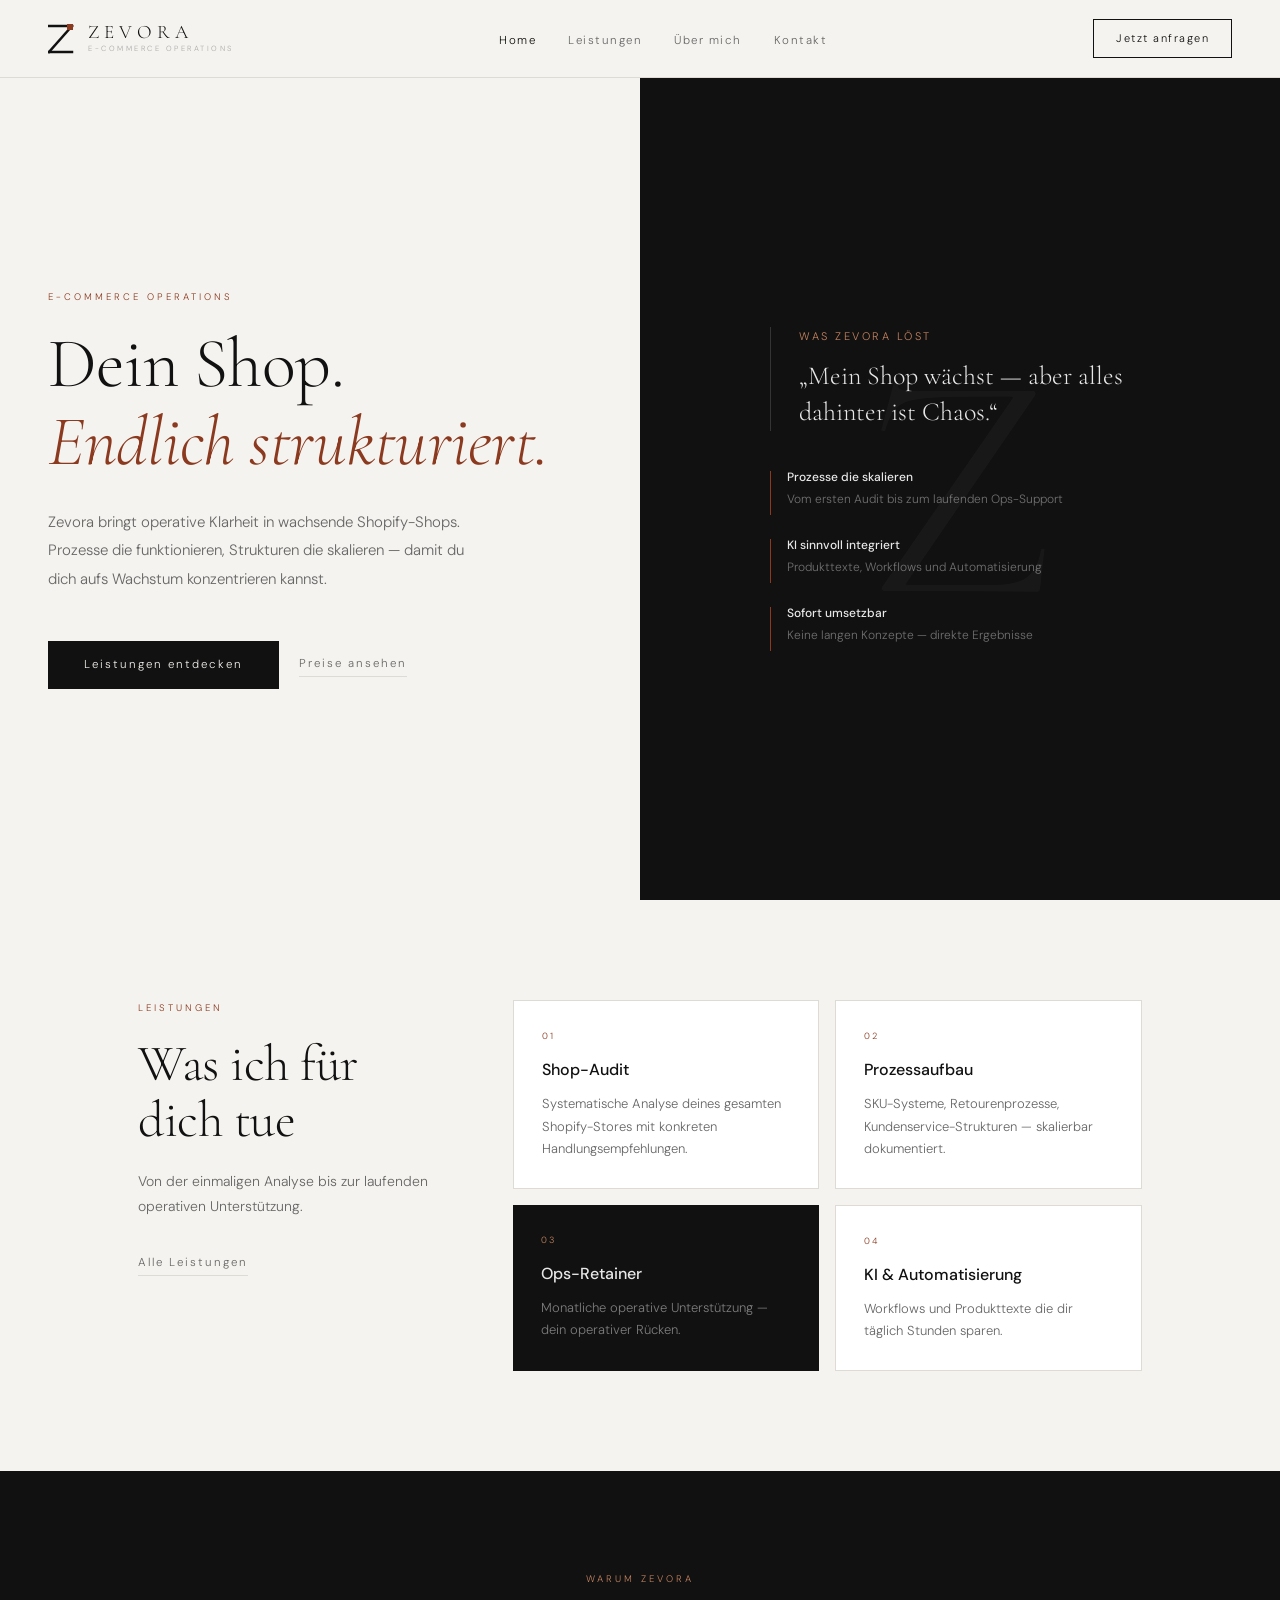
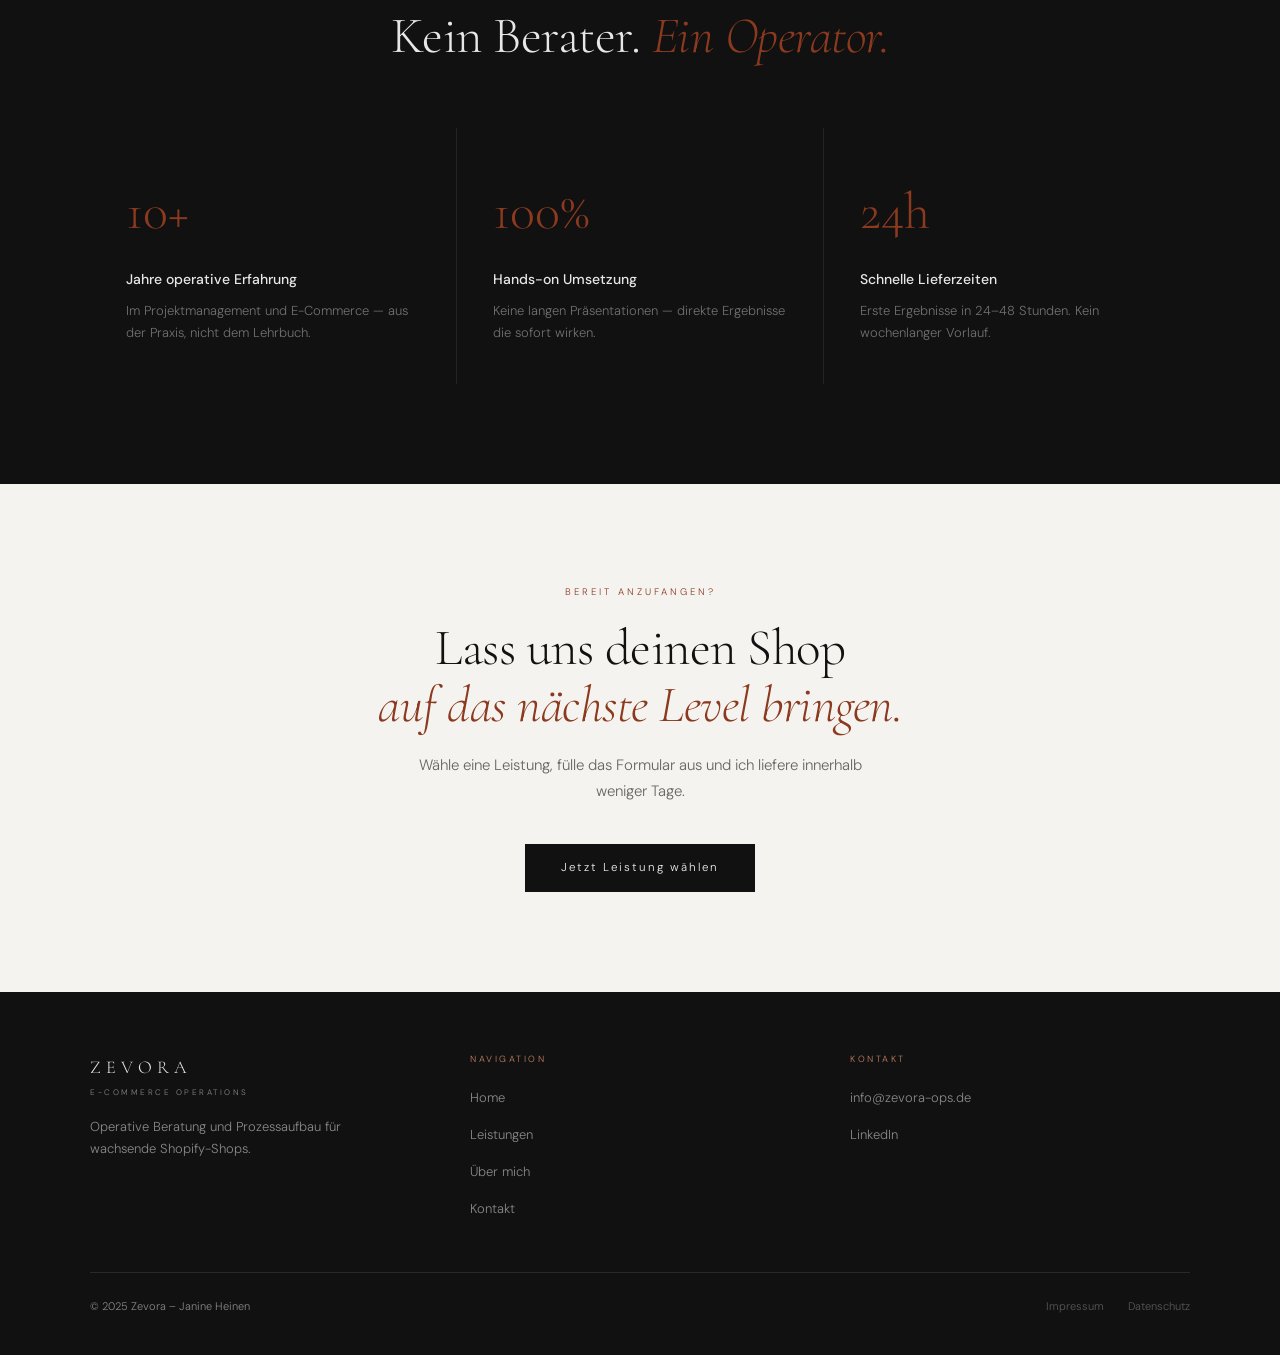
<file: index.html>
<!DOCTYPE html>
<html lang="de">
<head>
<meta charset="UTF-8">
<meta name="viewport" content="width=device-width, initial-scale=1.0">
<title>Zevora – E-Commerce Operations</title>
<meta name="description" content="Zevora bringt Struktur in deinen Shopify-Shop. Operative Beratung, Prozessaufbau und KI-gestützte Optimierung für wachsende E-Commerce-Brands.">
<link rel="stylesheet" href="style.css">

</head>

<body>

<nav>
  <a href="index.html" class="nav-logo">
    <svg viewBox="0 0 26 30" xmlns="http://www.w3.org/2000/svg">
      <line x1="1" y1="2" x2="24" y2="2" stroke="#111" stroke-width="2.5" stroke-linecap="square"/>
      <line x1="24" y1="2" x2="1" y2="28" stroke="#111" stroke-width="2.5" stroke-linecap="square"/>
      <line x1="1" y1="28" x2="24" y2="28" stroke="#111" stroke-width="2.5" stroke-linecap="square"/>
      <rect x="19" y="0" width="6" height="6" fill="#8B3A1F"/>
    </svg>
    <div>
      <div class="nav-brand-name">ZEVORA</div>
      <div class="nav-brand-tag">E-COMMERCE OPERATIONS</div>
    </div>
  </a>
  <button class="nav-toggle" type="button" aria-label="Menü öffnen" aria-expanded="false"><span></span></button>

  <ul class="nav-links">
    <li><a href="index.html" class="active">Home</a></li>
    <li><a href="leistungen.html">Leistungen</a></li>
    <li><a href="ueber-mich.html">Über mich</a></li>
    <li><a href="kontakt.html">Kontakt</a></li>
  </ul>

  <a href="leistungen.html" class="nav-cta">Jetzt anfragen</a>
</nav>

<section class="page-wrap hero-section">
  <div class="hero-left">
    <span class="section-eyebrow fade-up">E-COMMERCE OPERATIONS</span>
    <h1 class="section-title fade-up-2 hero-title">
      Dein Shop.<br><em>Endlich strukturiert.</em>
    </h1>
    <p class="fade-up-3 hero-text">
      Zevora bringt operative Klarheit in wachsende Shopify-Shops. Prozesse die funktionieren, Strukturen die skalieren — damit du dich aufs Wachstum konzentrieren kannst.
    </p>
    <div class="fade-up-4 hero-buttons">
      <a href="leistungen.html" class="btn-primary">Leistungen entdecken</a>
      <a href="leistungen.html" class="btn-ghost">Preise ansehen</a>
    </div>
  </div>

  <div class="hero-right">
    <div class="hero-z">Z</div>
    <div class="hero-card">
      <div style="border-left:1px solid rgba(255,255,255,0.15);padding-left:28px;margin-bottom:36px;">
        <p style="font-size:11px;letter-spacing:2.5px;color:var(--gold-lt);margin-bottom:12px;">WAS ZEVORA LÖST</p>
        <p style="font-family:'Cormorant Garamond',serif;font-size:26px;color:rgba(255,255,255,0.9);font-weight:300;line-height:1.4;">„Mein Shop wächst — aber alles dahinter ist Chaos.“</p>
      </div>

      <div style="display:grid;gap:20px;">
        <div style="display:flex;align-items:flex-start;gap:16px;">
          <div style="width:1px;height:44px;background:var(--gold);margin-top:4px;flex-shrink:0;"></div>
          <div>
            <p style="font-size:12px;color:rgba(255,255,255,0.9);font-weight:500;margin-bottom:3px;">Prozesse die skalieren</p>
            <p style="font-size:12px;color:rgba(255,255,255,0.4);line-height:1.6;">Vom ersten Audit bis zum laufenden Ops-Support</p>
          </div>
        </div>

        <div style="display:flex;align-items:flex-start;gap:16px;">
          <div style="width:1px;height:44px;background:var(--gold);margin-top:4px;flex-shrink:0;"></div>
          <div>
            <p style="font-size:12px;color:rgba(255,255,255,0.9);font-weight:500;margin-bottom:3px;">KI sinnvoll integriert</p>
            <p style="font-size:12px;color:rgba(255,255,255,0.4);line-height:1.6;">Produkttexte, Workflows und Automatisierung</p>
          </div>
        </div>

        <div style="display:flex;align-items:flex-start;gap:16px;">
          <div style="width:1px;height:44px;background:var(--gold);margin-top:4px;flex-shrink:0;"></div>
          <div>
            <p style="font-size:12px;color:rgba(255,255,255,0.9);font-weight:500;margin-bottom:3px;">Sofort umsetzbar</p>
            <p style="font-size:12px;color:rgba(255,255,255,0.4);line-height:1.6;">Keine langen Konzepte — direkte Ergebnisse</p>
          </div>
        </div>
      </div>
    </div>
  </div>
</section>

<section class="preview-section">
  <div class="preview-grid">
    <div>
      <span class="section-eyebrow">LEISTUNGEN</span>
      <h2 class="section-title" style="margin-bottom:20px;">Was ich für dich tue</h2>
      <p style="font-size:14px;color:var(--mid);line-height:1.8;margin-bottom:28px;">Von der einmaligen Analyse bis zur laufenden operativen Unterstützung.</p>
      <a href="leistungen.html" class="btn-ghost">Alle Leistungen</a>
    </div>

    <div class="service-grid">
      <div style="background:var(--white);padding:28px;border:0.5px solid var(--rule);">
        <p style="font-size:9px;letter-spacing:2px;color:var(--gold);margin-bottom:12px;">01</p>
        <p style="font-size:16px;font-weight:500;margin-bottom:10px;">Shop-Audit</p>
        <p style="font-size:13px;color:var(--mid);line-height:1.7;">Systematische Analyse deines gesamten Shopify-Stores mit konkreten Handlungsempfehlungen.</p>
      </div>

      <div style="background:var(--white);padding:28px;border:0.5px solid var(--rule);">
        <p style="font-size:9px;letter-spacing:2px;color:var(--gold);margin-bottom:12px;">02</p>
        <p style="font-size:16px;font-weight:500;margin-bottom:10px;">Prozessaufbau</p>
        <p style="font-size:13px;color:var(--mid);line-height:1.7;">SKU-Systeme, Retourenprozesse, Kundenservice-Strukturen — skalierbar dokumentiert.</p>
      </div>

      <div style="background:var(--black);padding:28px;">
        <p style="font-size:9px;letter-spacing:2px;color:var(--gold-lt);margin-bottom:12px;">03</p>
        <p style="font-size:16px;font-weight:500;margin-bottom:10px;color:rgba(255,255,255,0.9);">Ops-Retainer</p>
        <p style="font-size:13px;color:rgba(255,255,255,0.45);line-height:1.7;">Monatliche operative Unterstützung — dein operativer Rücken.</p>
      </div>

      <div style="background:var(--white);padding:28px;border:0.5px solid var(--rule);">
        <p style="font-size:9px;letter-spacing:2px;color:var(--gold);margin-bottom:12px;">04</p>
        <p style="font-size:16px;font-weight:500;margin-bottom:10px;">KI & Automatisierung</p>
        <p style="font-size:13px;color:var(--mid);line-height:1.7;">Workflows und Produkttexte die dir täglich Stunden sparen.</p>
      </div>
    </div>
  </div>
</section>

<section class="stats-section">
  <div class="stats-inner">
    <div style="text-align:center;margin-bottom:64px;">
      <span class="section-eyebrow" style="color:var(--gold-lt);">WARUM ZEVORA</span>
      <h2 class="section-title" style="color:rgba(255,255,255,0.9);">Kein Berater. <em>Ein Operator.</em></h2>
    </div>

    <div class="stats-grid">
      <div style="background:var(--black);padding:40px 36px;">
        <p style="font-family:'Cormorant Garamond',serif;font-size:52px;color:var(--gold);margin-bottom:12px;">10+</p>
        <p style="font-size:14px;color:rgba(255,255,255,0.9);font-weight:500;margin-bottom:8px;">Jahre operative Erfahrung</p>
        <p style="font-size:13px;color:rgba(255,255,255,0.4);line-height:1.7;">Im Projektmanagement und E-Commerce — aus der Praxis, nicht dem Lehrbuch.</p>
      </div>

      <div style="background:var(--black);padding:40px 36px;">
        <p style="font-family:'Cormorant Garamond',serif;font-size:52px;color:var(--gold);margin-bottom:12px;">100%</p>
        <p style="font-size:14px;color:rgba(255,255,255,0.9);font-weight:500;margin-bottom:8px;">Hands-on Umsetzung</p>
        <p style="font-size:13px;color:rgba(255,255,255,0.4);line-height:1.7;">Keine langen Präsentationen — direkte Ergebnisse die sofort wirken.</p>
      </div>

      <div style="background:var(--black);padding:40px 36px;">
        <p style="font-family:'Cormorant Garamond',serif;font-size:52px;color:var(--gold);margin-bottom:12px;">24h</p>
        <p style="font-size:14px;color:rgba(255,255,255,0.9);font-weight:500;margin-bottom:8px;">Schnelle Lieferzeiten</p>
        <p style="font-size:13px;color:rgba(255,255,255,0.4);line-height:1.7;">Erste Ergebnisse in 24–48 Stunden. Kein wochenlanger Vorlauf.</p>
      </div>
    </div>
  </div>
</section>

<section class="cta-section">
  <span class="section-eyebrow">BEREIT ANZUFANGEN?</span>
  <h2 class="section-title" style="margin-bottom:20px;">Lass uns deinen Shop<br><em>auf das nächste Level bringen.</em></h2>
  <p style="font-size:15px;color:var(--mid);margin-bottom:40px;max-width:480px;margin-left:auto;margin-right:auto;">Wähle eine Leistung, fülle das Formular aus und ich liefere innerhalb weniger Tage.</p>
  <a href="leistungen.html" class="btn-primary">Jetzt Leistung wählen</a>
</section>

<footer>
  <div class="footer-inner">
    <div>
      <div class="footer-brand-name">ZEVORA</div>
      <div class="footer-brand-tag">E-COMMERCE OPERATIONS</div>
      <p class="footer-desc">Operative Beratung und Prozessaufbau für wachsende Shopify-Shops.</p>
    </div>

    <div>
      <p class="footer-col-title">NAVIGATION</p>
      <ul class="footer-links">
        <li><a href="index.html">Home</a></li>
        <li><a href="leistungen.html">Leistungen</a></li>
        <li><a href="ueber-mich.html">Über mich</a></li>
        <li><a href="kontakt.html">Kontakt</a></li>
      </ul>
    </div>

    <div>
      <p class="footer-col-title">KONTAKT</p>
      <ul class="footer-links">
        <li><a href="mailto:info@zevora-ops.de">info@zevora-ops.de</a></li>
        <li><a href="https://www.linkedin.com" target="_blank">LinkedIn</a></li>
      </ul>
    </div>
  </div>

  <div class="footer-bottom">
    <span>© 2025 Zevora – Janine Heinen</span>
    <div style="display:flex;gap:24px;flex-wrap:wrap;">
      <a href="impressum.html">Impressum</a>
      <a href="datenschutz.html">Datenschutz</a>
    </div>
  </div>
</footer>

<script src="script.js"></script>
</body>
</html>
</file>
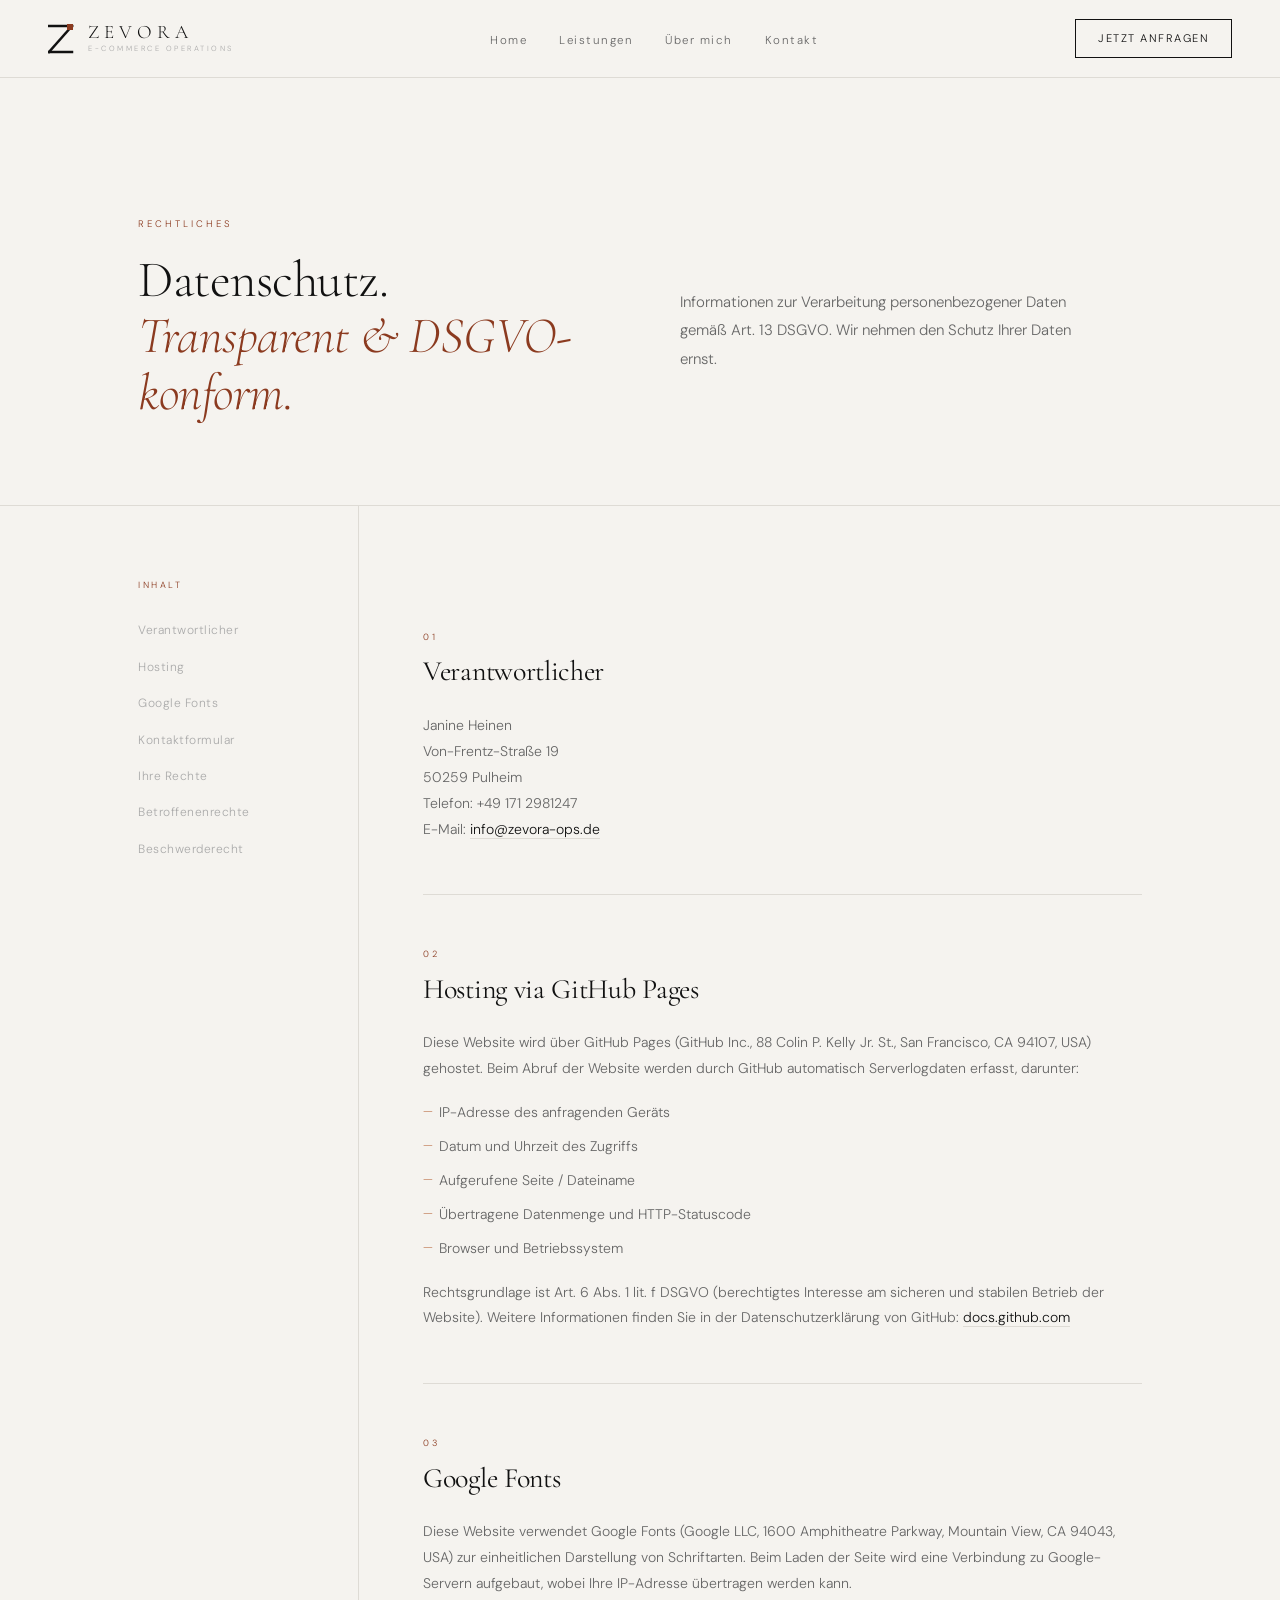
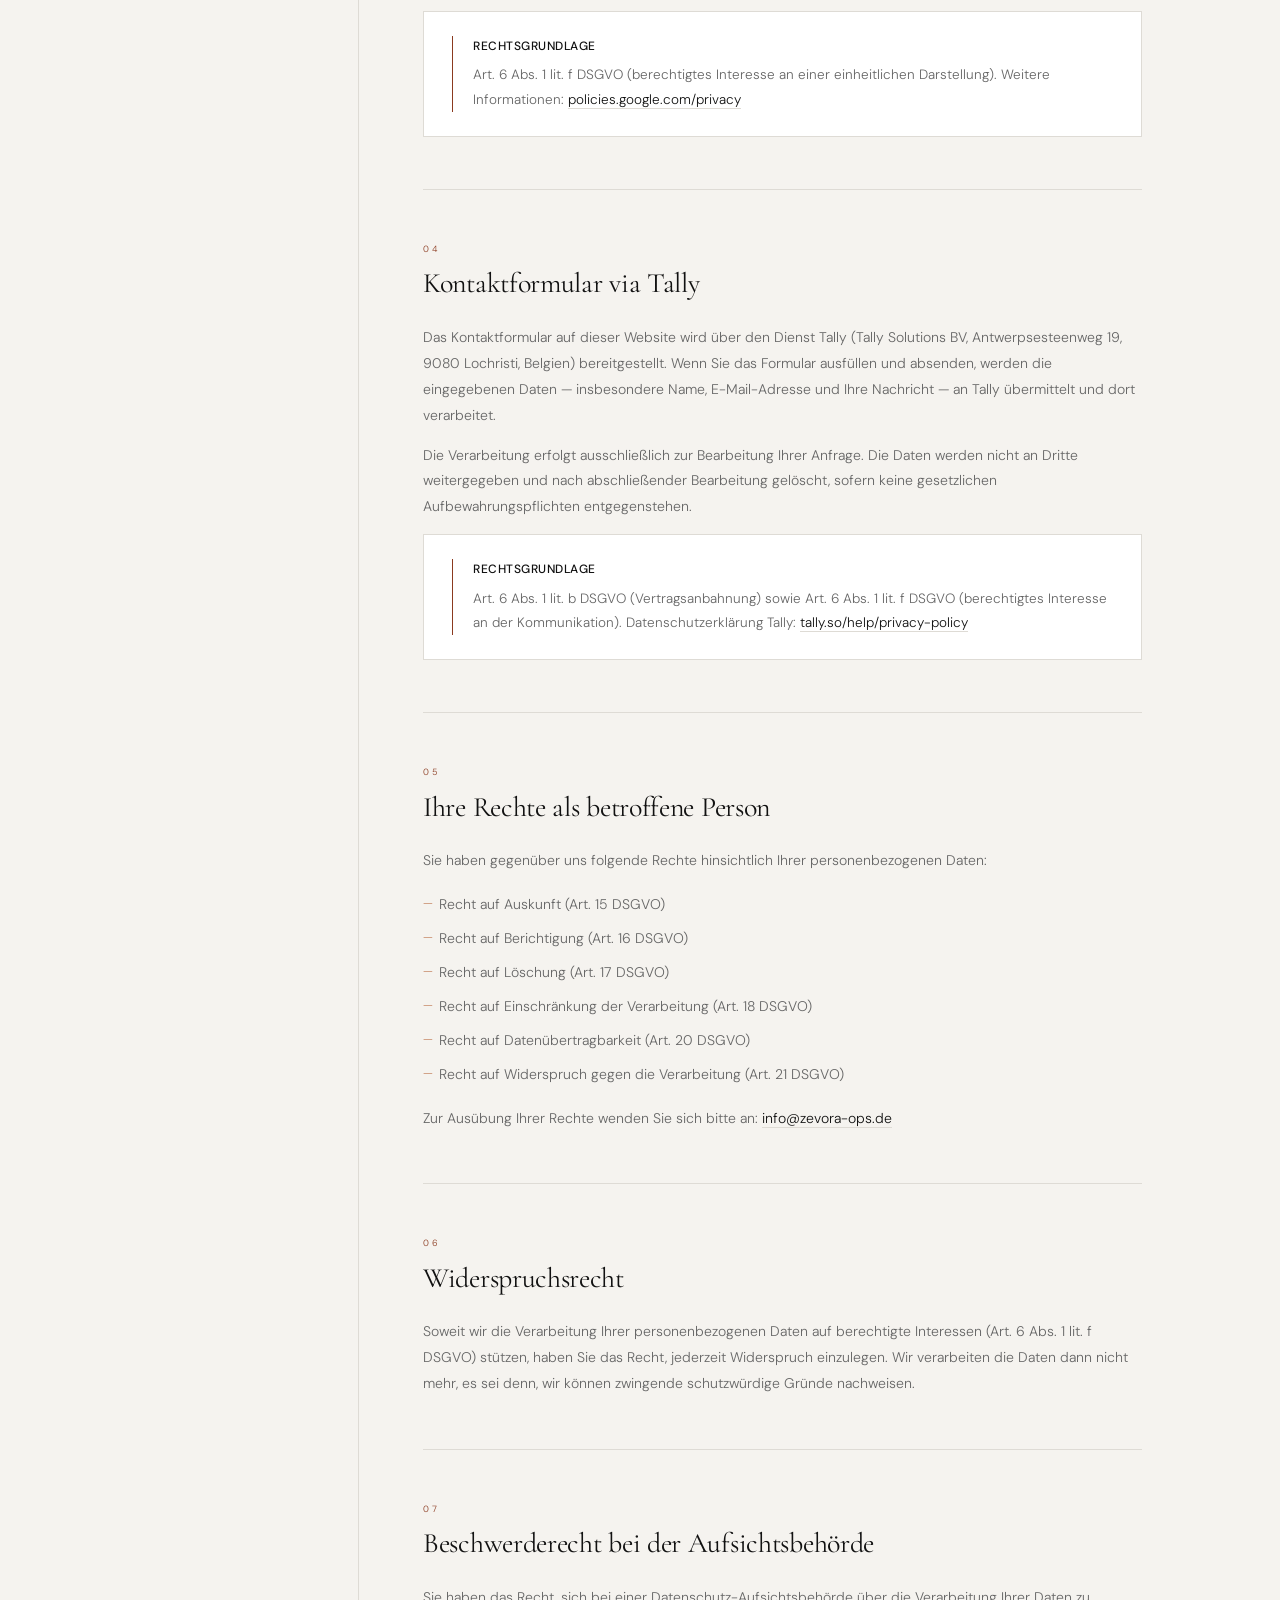
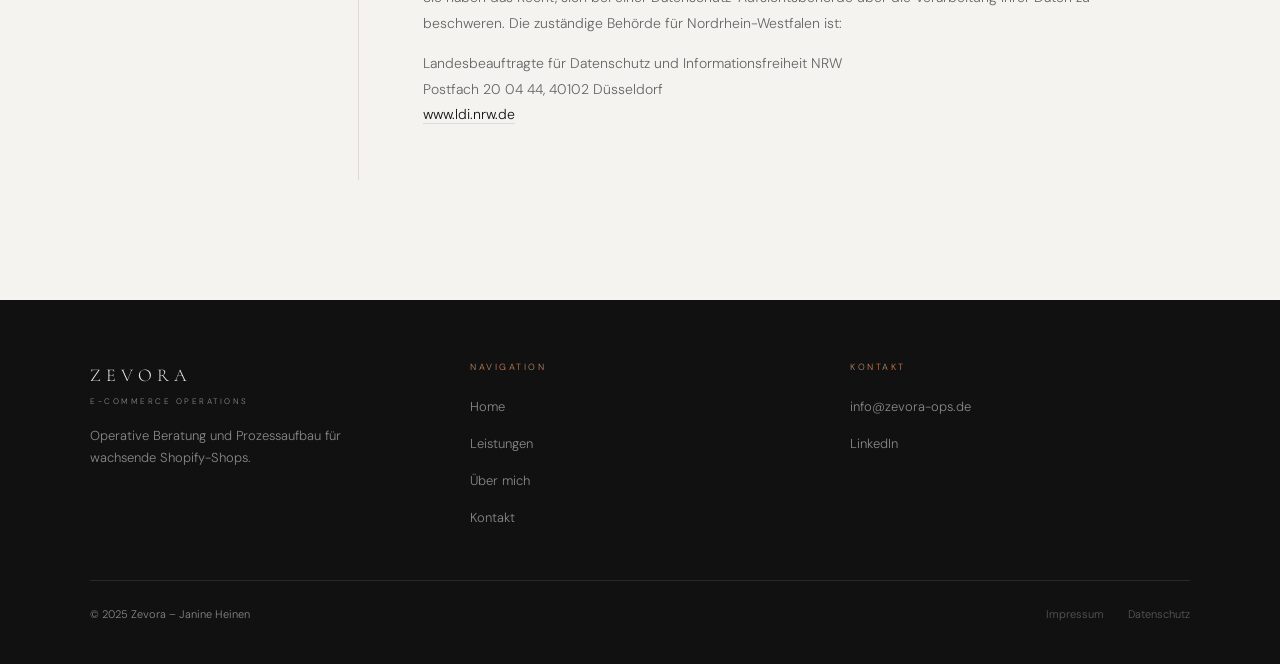
<file: datenschutz.html>
<!DOCTYPE html>
<html lang="de">
<head>
  <meta charset="UTF-8" />
  <meta name="viewport" content="width=device-width, initial-scale=1.0" />
  <meta name="robots" content="noindex" />
  <title>Datenschutz – Zevora E-Commerce Operations</title>
  <link rel="preconnect" href="https://fonts.googleapis.com" />
  <link rel="preconnect" href="https://fonts.gstatic.com" crossorigin />
  <link href="https://fonts.googleapis.com/css2?family=Cormorant+Garamond:ital,wght@0,300;0,400;0,500;1,300;1,400&family=DM+Sans:wght@300;400;500&display=swap" rel="stylesheet" />
  <link rel="stylesheet" href="style.css" />
  <style>


    /* LAYOUT */
    .dse-body {
      max-width: 1100px;
      margin: 0 auto;
      padding: 0 48px 120px;
      display: grid;
      grid-template-columns: 220px 1fr;
    }

    /* SIDEBAR */
    .dse-sidebar {
      padding: 72px 0;
      position: sticky;
      top: 80px;
      align-self: start;
    }
    .dse-sidebar-label {
      font-size: 9px;
      letter-spacing: 2.5px;
      color: var(--gold);
      margin-bottom: 20px;
      display: block;
    }
    .dse-nav { list-style: none; display: flex; flex-direction: column; gap: 2px; }
    .dse-nav a {
      font-size: 12px;
      letter-spacing: 0.5px;
      color: var(--light);
      text-decoration: none;
      padding: 7px 0;
      display: block;
      transition: color .2s;
    }
    .dse-nav a:hover { color: var(--black); }

    /* CONTENT */
    .dse-content {
      padding: 72px 0 0 64px;
      border-left: 0.5px solid var(--rule);
    }
    .dse-section {
      padding: 52px 0;
      border-bottom: 0.5px solid var(--rule);
    }
    .dse-section:last-child { border-bottom: none; }
    .dse-section-num {
      font-size: 9px;
      letter-spacing: 2.5px;
      color: var(--gold);
      margin-bottom: 10px;
      display: block;
    }
    .dse-section h2 {
      font-family: 'Cormorant Garamond', serif;
      font-size: 28px;
      font-weight: 400;
      color: var(--black);
      margin-bottom: 24px;
      line-height: 1.2;
      letter-spacing: -0.3px;
    }
    .dse-section p {
      font-size: 14px;
      color: var(--mid);
      line-height: 1.85;
      margin-bottom: 14px;
    }
    .dse-section p:last-child { margin-bottom: 0; }
    .dse-section a {
      color: var(--black);
      text-decoration: none;
      border-bottom: 0.5px solid var(--rule);
      transition: border-color .2s, color .2s;
    }
    .dse-section a:hover { color: var(--gold); border-color: var(--gold-lt); }
    .dse-section ul {
      margin: 12px 0 14px 0;
      padding-left: 0;
      list-style: none;
    }
    .dse-section ul li {
      font-size: 14px;
      color: var(--mid);
      line-height: 1.85;
      padding: 4px 0 4px 16px;
      position: relative;
    }
    .dse-section ul li::before {
      content: '—';
      position: absolute;
      left: 0;
      color: var(--gold-lt);
      font-size: 12px;
    }

    /* INFO BOX */
    .dse-infobox {
      border: 0.5px solid var(--rule);
      background: var(--white);
      padding: 24px 28px;
      display: flex;
      gap: 20px;
      align-items: flex-start;
      margin-top: 4px;
    }
    .dse-infobox-mark {
      width: 1px;
      background: var(--gold);
      align-self: stretch;
      flex-shrink: 0;
      min-height: 40px;
    }
    .dse-infobox-text { font-size: 13.5px; color: var(--mid); line-height: 1.8; }
    .dse-infobox-text strong {
      font-weight: 500;
      color: var(--black);
      display: block;
      margin-bottom: 6px;
      font-size: 12px;
      letter-spacing: 0.5px;
    }

    @media (max-width: 768px) {
      .dse-hero { grid-template-columns: 1fr; padding: 100px 24px 56px; gap: 32px; }
      .dse-body { grid-template-columns: 1fr; padding: 0 24px 80px; }
      .dse-sidebar { display: none; }
      .dse-content { padding: 48px 0 0; border-left: none; border-top: 0.5px solid var(--rule); }
    }
  </style>
</head>
<body>

  <nav>
    <a href="index.html" class="nav-logo">
      <svg viewBox="0 0 26 30" xmlns="http://www.w3.org/2000/svg">
        <line x1="1" y1="2" x2="24" y2="2" stroke="#111" stroke-width="2.5" stroke-linecap="square"/>
        <line x1="24" y1="2" x2="1" y2="28" stroke="#111" stroke-width="2.5" stroke-linecap="square"/>
        <line x1="1" y1="28" x2="24" y2="28" stroke="#111" stroke-width="2.5" stroke-linecap="square"/>
        <rect x="19" y="0" width="6" height="6" fill="#8B3A1F"/>
      </svg>
      <div>
        <div class="nav-brand-name">ZEVORA</div>
        <div class="nav-brand-tag">E-COMMERCE OPERATIONS</div>
      </div>
    </a>
    <button class="nav-toggle" type="button" aria-label="Menü öffnen" aria-expanded="false"><span></span></button>
    <ul class="nav-links">
      <li><a href="index.html">Home</a></li>
      <li><a href="leistungen.html">Leistungen</a></li>
      <li><a href="ueber-mich.html">Über mich</a></li>
      <li><a href="kontakt.html">Kontakt</a></li>
    </ul>
    <a href="leistungen.html" class="nav-cta">JETZT ANFRAGEN</a>
  </nav>

  <main class="page-wrap">

    <!-- HERO -->
    <section class="page-wrap" style="border-bottom:0.5px solid var(--rule);">
      <div style="max-width:1100px;margin:0 auto;padding:60px 48px 60px;display:grid;grid-template-columns:1fr 1fr;gap:80px;align-items:center;">
        <div>
          <span class="section-eyebrow fade-up">RECHTLICHES</span>
          <h1 class="section-title fade-up-2" style="margin-bottom:24px;">
            Datenschutz.<br><em>Transparent & DSGVO-konform.</em>
          </h1>
        </div>
        <div class="fade-up-3">
          <p style="font-size:15px;color:var(--mid);line-height:1.9;max-width:420px;">
            Informationen zur Verarbeitung personenbezogener Daten gemäß Art. 13 DSGVO. Wir nehmen den Schutz Ihrer Daten ernst.
          </p>
        </div>
      </div>
    </section>

    <div class="dse-body">

      <aside class="dse-sidebar">
        <span class="dse-sidebar-label">INHALT</span>
        <ul class="dse-nav">
          <li><a href="#verantwortlicher">Verantwortlicher</a></li>
          <li><a href="#hosting">Hosting</a></li>
          <li><a href="#google-fonts">Google Fonts</a></li>
          <li><a href="#kontaktformular">Kontaktformular</a></li>
          <li><a href="#rechte">Ihre Rechte</a></li>
          <li><a href="#betroffenenrechte">Betroffenenrechte</a></li>
          <li><a href="#beschwerderecht">Beschwerderecht</a></li>
        </ul>
      </aside>

      <div class="dse-content">

        <div class="dse-section" id="verantwortlicher">
          <span class="dse-section-num">01</span>
          <h2>Verantwortlicher</h2>
          <p>
            Janine Heinen<br />
            Von-Frentz-Straße 19<br />
            50259 Pulheim<br />
            Telefon: +49 171 2981247<br />
            E-Mail: <a href="mailto:info@zevora-ops.de">info@zevora-ops.de</a>
          </p>
        </div>

        <div class="dse-section" id="hosting">
          <span class="dse-section-num">02</span>
          <h2>Hosting via GitHub Pages</h2>
          <p>
            Diese Website wird über GitHub Pages (GitHub Inc., 88 Colin P. Kelly Jr. St., San Francisco, CA 94107, USA) gehostet. Beim Abruf der Website werden durch GitHub automatisch Serverlogdaten erfasst, darunter:
          </p>
          <ul>
            <li>IP-Adresse des anfragenden Geräts</li>
            <li>Datum und Uhrzeit des Zugriffs</li>
            <li>Aufgerufene Seite / Dateiname</li>
            <li>Übertragene Datenmenge und HTTP-Statuscode</li>
            <li>Browser und Betriebssystem</li>
          </ul>
          <p>
            Rechtsgrundlage ist Art. 6 Abs. 1 lit. f DSGVO (berechtigtes Interesse am sicheren und stabilen Betrieb der Website). Weitere Informationen finden Sie in der Datenschutzerklärung von GitHub: <a href="https://docs.github.com/en/site-policy/privacy-policies/github-privacy-statement" target="_blank" rel="noopener">docs.github.com</a>
          </p>
        </div>

        <div class="dse-section" id="google-fonts">
          <span class="dse-section-num">03</span>
          <h2>Google Fonts</h2>
          <p>
            Diese Website verwendet Google Fonts (Google LLC, 1600 Amphitheatre Parkway, Mountain View, CA 94043, USA) zur einheitlichen Darstellung von Schriftarten. Beim Laden der Seite wird eine Verbindung zu Google-Servern aufgebaut, wobei Ihre IP-Adresse übertragen werden kann.
          </p>
          <div class="dse-infobox">
            <div class="dse-infobox-mark"></div>
            <div class="dse-infobox-text">
              <strong>RECHTSGRUNDLAGE</strong>
              Art. 6 Abs. 1 lit. f DSGVO (berechtigtes Interesse an einer einheitlichen Darstellung). Weitere Informationen: <a href="https://policies.google.com/privacy" target="_blank" rel="noopener">policies.google.com/privacy</a>
            </div>
          </div>
        </div>

        <div class="dse-section" id="kontaktformular">
          <span class="dse-section-num">04</span>
          <h2>Kontaktformular via Tally</h2>
          <p>
            Das Kontaktformular auf dieser Website wird über den Dienst Tally (Tally Solutions BV, Antwerpsesteenweg 19, 9080 Lochristi, Belgien) bereitgestellt. Wenn Sie das Formular ausfüllen und absenden, werden die eingegebenen Daten — insbesondere Name, E-Mail-Adresse und Ihre Nachricht — an Tally übermittelt und dort verarbeitet.
          </p>
          <p>
            Die Verarbeitung erfolgt ausschließlich zur Bearbeitung Ihrer Anfrage. Die Daten werden nicht an Dritte weitergegeben und nach abschließender Bearbeitung gelöscht, sofern keine gesetzlichen Aufbewahrungspflichten entgegenstehen.
          </p>
          <div class="dse-infobox">
            <div class="dse-infobox-mark"></div>
            <div class="dse-infobox-text">
              <strong>RECHTSGRUNDLAGE</strong>
              Art. 6 Abs. 1 lit. b DSGVO (Vertragsanbahnung) sowie Art. 6 Abs. 1 lit. f DSGVO (berechtigtes Interesse an der Kommunikation). Datenschutzerklärung Tally: <a href="https://tally.so/help/privacy-policy" target="_blank" rel="noopener">tally.so/help/privacy-policy</a>
            </div>
          </div>
        </div>

        <div class="dse-section" id="rechte">
          <span class="dse-section-num">05</span>
          <h2>Ihre Rechte als betroffene Person</h2>
          <p>Sie haben gegenüber uns folgende Rechte hinsichtlich Ihrer personenbezogenen Daten:</p>
          <ul>
            <li>Recht auf Auskunft (Art. 15 DSGVO)</li>
            <li>Recht auf Berichtigung (Art. 16 DSGVO)</li>
            <li>Recht auf Löschung (Art. 17 DSGVO)</li>
            <li>Recht auf Einschränkung der Verarbeitung (Art. 18 DSGVO)</li>
            <li>Recht auf Datenübertragbarkeit (Art. 20 DSGVO)</li>
            <li>Recht auf Widerspruch gegen die Verarbeitung (Art. 21 DSGVO)</li>
          </ul>
          <p>
            Zur Ausübung Ihrer Rechte wenden Sie sich bitte an: <a href="mailto:info@zevora-ops.de">info@zevora-ops.de</a>
          </p>
        </div>

        <div class="dse-section" id="betroffenenrechte">
          <span class="dse-section-num">06</span>
          <h2>Widerspruchsrecht</h2>
          <p>
            Soweit wir die Verarbeitung Ihrer personenbezogenen Daten auf berechtigte Interessen (Art. 6 Abs. 1 lit. f DSGVO) stützen, haben Sie das Recht, jederzeit Widerspruch einzulegen. Wir verarbeiten die Daten dann nicht mehr, es sei denn, wir können zwingende schutzwürdige Gründe nachweisen.
          </p>
        </div>

        <div class="dse-section" id="beschwerderecht">
          <span class="dse-section-num">07</span>
          <h2>Beschwerderecht bei der Aufsichtsbehörde</h2>
          <p>
            Sie haben das Recht, sich bei einer Datenschutz-Aufsichtsbehörde über die Verarbeitung Ihrer Daten zu beschweren. Die zuständige Behörde für Nordrhein-Westfalen ist:
          </p>
          <p>
            Landesbeauftragte für Datenschutz und Informationsfreiheit NRW<br />
            Postfach 20 04 44, 40102 Düsseldorf<br />
            <a href="https://www.ldi.nrw.de" target="_blank" rel="noopener">www.ldi.nrw.de</a>
          </p>
        </div>

      </div>
    </div>
  </main>

  <footer>
    <div class="footer-inner">
      <div>
        <div class="footer-brand-name">ZEVORA</div>
        <div class="footer-brand-tag">E-COMMERCE OPERATIONS</div>
        <p class="footer-desc">Operative Beratung und Prozessaufbau für wachsende Shopify-Shops.</p>
      </div>
      <div>
        <div class="footer-col-title">NAVIGATION</div>
        <ul class="footer-links">
          <li><a href="index.html">Home</a></li>
          <li><a href="leistungen.html">Leistungen</a></li>
          <li><a href="ueber-mich.html">Über mich</a></li>
          <li><a href="kontakt.html">Kontakt</a></li>
        </ul>
      </div>
      <div>
        <div class="footer-col-title">KONTAKT</div>
        <ul class="footer-links">
          <li><a href="mailto:info@zevora-ops.de">info@zevora-ops.de</a></li>
          <li><a href="https://www.linkedin.com" target="_blank">LinkedIn</a></li>
        </ul>
      </div>
    </div>
    <div class="footer-bottom">
      <span>© 2025 Zevora – Janine Heinen</span>
      <div style="display:flex;gap:24px;">
        <a href="impressum.html">Impressum</a>
        <a href="datenschutz.html">Datenschutz</a>
      </div>
    </div>
  </footer>

<script src="script.js"></script>
</body>
</html>
</file>
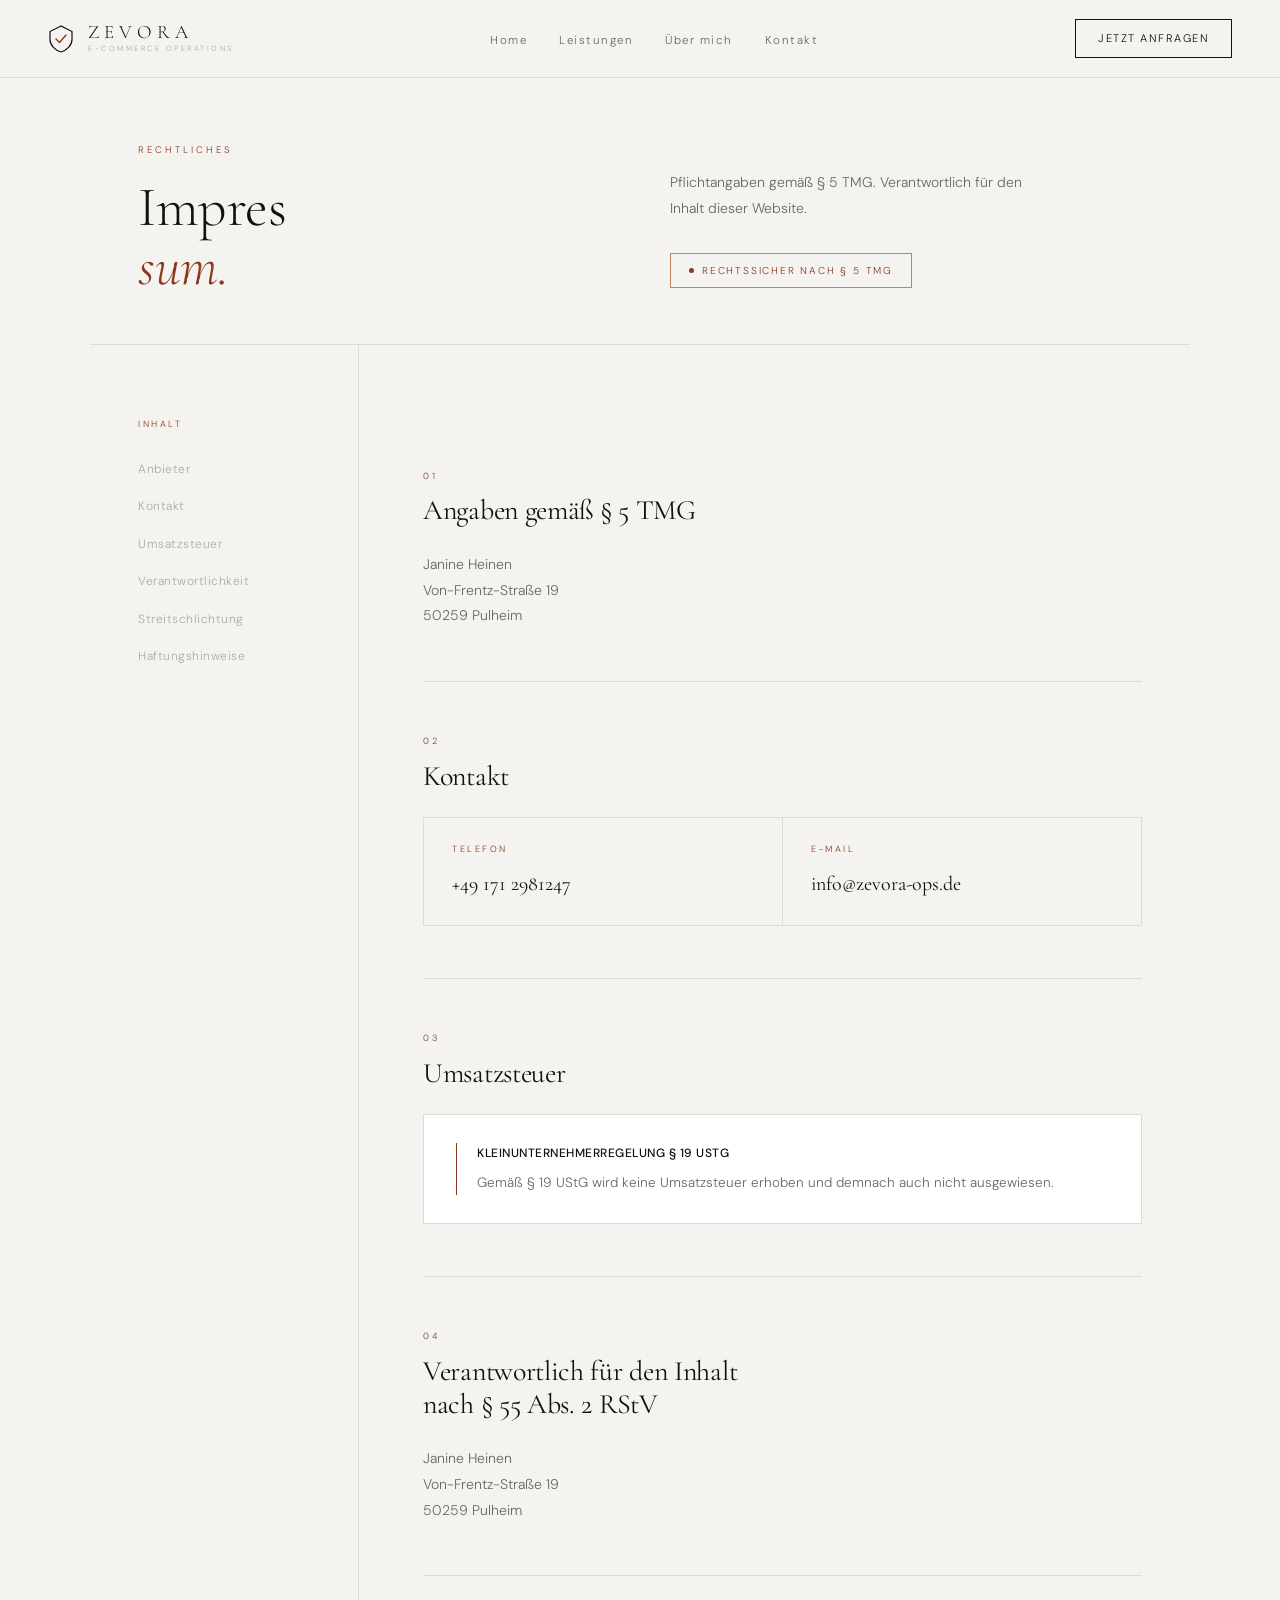
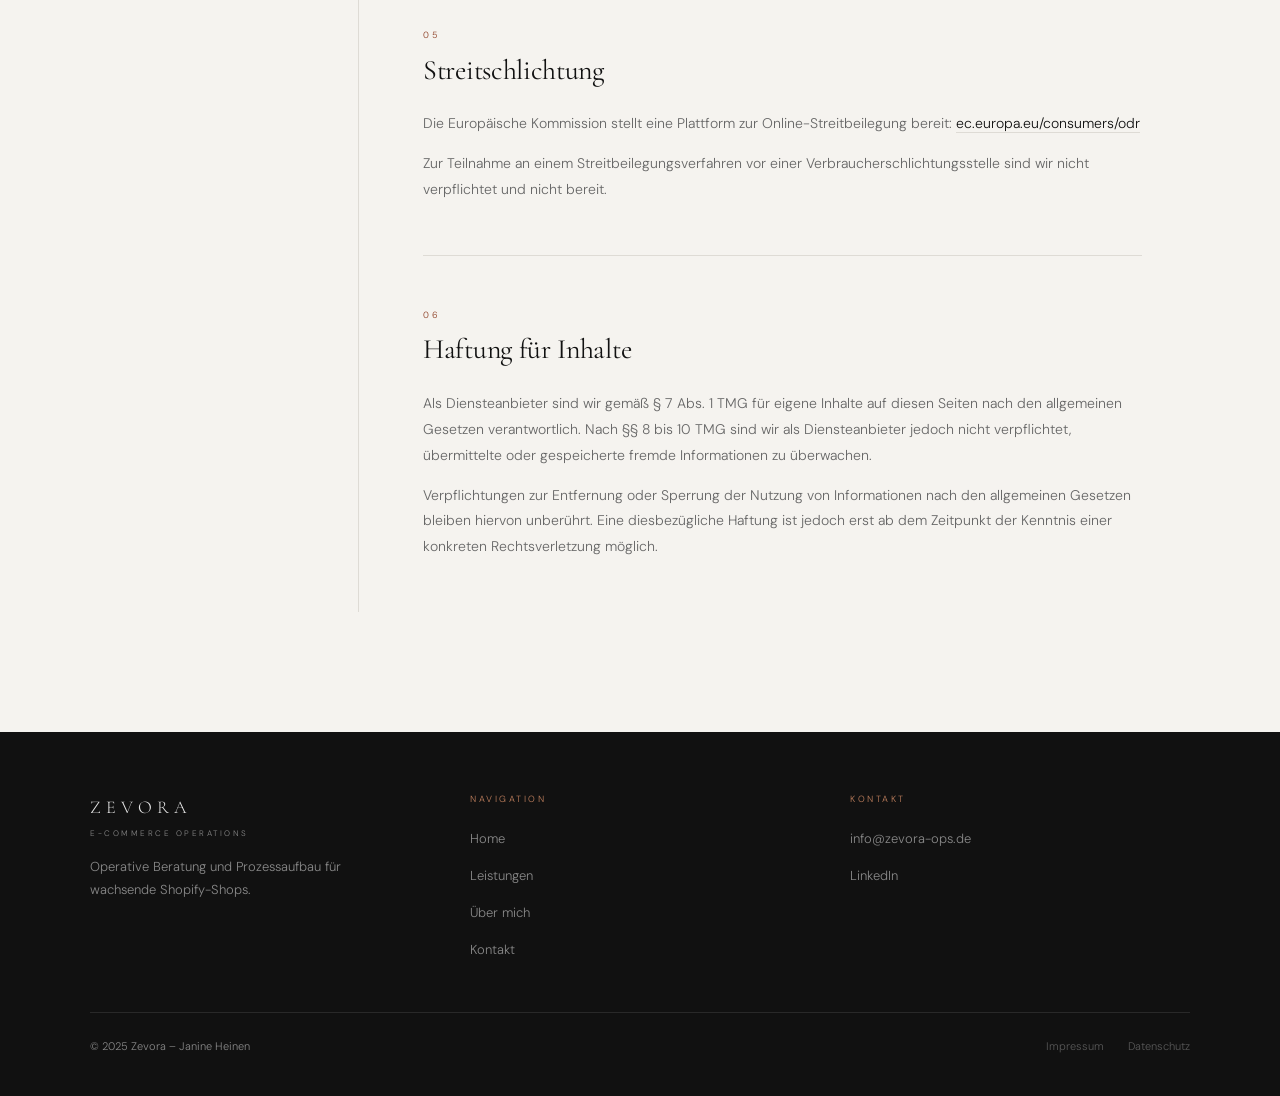
<file: impressum.html>
<!DOCTYPE html>
<html lang="de">
<head>
  <meta charset="UTF-8" />
  <meta name="viewport" content="width=device-width, initial-scale=1.0" />
  <meta name="robots" content="noindex" />
  <title>Impressum – Zevora E-Commerce Operations</title>
  <link rel="preconnect" href="https://fonts.googleapis.com" />
  <link rel="preconnect" href="https://fonts.gstatic.com" crossorigin />
  <link href="https://fonts.googleapis.com/css2?family=Cormorant+Garamond:ital,wght@0,300;0,400;0,500;1,300;1,400&family=DM+Sans:wght@300;400;500&display=swap" rel="stylesheet" />
  <link rel="stylesheet" href="style.css" />
  <style>

    /* ── HERO ── */
    .imp-hero {
      max-width: 1100px;
      margin: 0 auto;
      padding: 64px 48px 48px;
      display: grid;
      grid-template-columns: 1fr 1fr;
      gap: 60px;
      align-items: end;
      border-bottom: 0.5px solid var(--rule);
    }
    .imp-hero-left {}
    .imp-hero h1 {
      font-family: 'Cormorant Garamond', serif;
      font-size: clamp(36px, 4.5vw, 56px);
      font-weight: 300;
      line-height: 1.05;
      letter-spacing: -0.5px;
      color: var(--black);
      margin: 12px 0 0;
    }
    .imp-hero h1 em {
      font-style: italic;
      color: var(--gold);
    }
    .imp-hero-right {
      padding-bottom: 8px;
    }
    .imp-hero-right p {
      font-size: 14px;
      color: var(--mid);
      line-height: 1.8;
      margin-bottom: 32px;
      max-width: 360px;
    }
    .imp-legal-badge {
      display: inline-flex;
      align-items: center;
      gap: 8px;
      font-size: 10px;
      letter-spacing: 1.8px;
      color: var(--gold);
      border: 0.5px solid var(--gold-lt);
      padding: 8px 18px;
    }
    .imp-legal-badge::before {
      content: '';
      width: 5px;
      height: 5px;
      border-radius: 50%;
      background: var(--gold);
      flex-shrink: 0;
    }

    /* ── LAYOUT ── */
    .imp-body {
      max-width: 1100px;
      margin: 0 auto;
      padding: 0 48px 120px;
      display: grid;
      grid-template-columns: 220px 1fr;
    }

    /* ── SIDEBAR ── */
    .imp-sidebar {
      padding: 72px 0;
      position: sticky;
      top: 80px;
      align-self: start;
    }
    .imp-sidebar-label {
      font-size: 9px;
      letter-spacing: 2.5px;
      color: var(--gold);
      margin-bottom: 20px;
      display: block;
    }
    .imp-nav {
      list-style: none;
      display: flex;
      flex-direction: column;
      gap: 2px;
    }
    .imp-nav a {
      font-size: 12px;
      letter-spacing: 0.5px;
      color: var(--light);
      text-decoration: none;
      padding: 7px 0;
      display: block;
      border-bottom: 0.5px solid transparent;
      transition: color .2s;
    }
    .imp-nav a:hover { color: var(--black); }

    /* ── CONTENT ── */
    .imp-content {
      padding: 72px 0 0 64px;
      border-left: 0.5px solid var(--rule);
    }

    .imp-section {
      padding: 52px 0;
      border-bottom: 0.5px solid var(--rule);
    }
    .imp-section:last-child {
      border-bottom: none;
    }

    .imp-section-num {
      font-size: 9px;
      letter-spacing: 2.5px;
      color: var(--gold);
      margin-bottom: 10px;
      display: block;
    }

    .imp-section h2 {
      font-family: 'Cormorant Garamond', serif;
      font-size: 28px;
      font-weight: 400;
      color: var(--black);
      margin-bottom: 24px;
      line-height: 1.2;
      letter-spacing: -0.3px;
    }

    .imp-section p {
      font-size: 14px;
      color: var(--mid);
      line-height: 1.85;
      margin-bottom: 14px;
    }
    .imp-section p:last-child { margin-bottom: 0; }

    .imp-section a {
      color: var(--black);
      text-decoration: none;
      border-bottom: 0.5px solid var(--rule);
      transition: border-color .2s, color .2s;
    }
    .imp-section a:hover {
      color: var(--gold);
      border-color: var(--gold-lt);
    }

    /* ── KONTAKT CARDS ── */
    .imp-contact-grid {
      display: grid;
      grid-template-columns: 1fr 1fr;
      gap: 1px;
      background: var(--rule);
      border: 0.5px solid var(--rule);
      margin-top: 4px;
    }
    .imp-contact-item {
      background: var(--bg);
      padding: 24px 28px;
      transition: background .2s;
    }
    .imp-contact-item:hover { background: var(--white); }
    .imp-contact-label {
      font-size: 9px;
      letter-spacing: 2.5px;
      color: var(--gold);
      margin-bottom: 10px;
      display: block;
    }
    .imp-contact-value {
      font-family: 'Cormorant Garamond', serif;
      font-size: 20px;
      font-weight: 400;
      color: var(--black);
    }
    .imp-contact-value a {
      color: var(--black);
      text-decoration: none;
      border: none;
      transition: color .2s;
    }
    .imp-contact-value a:hover { color: var(--gold); }

    /* ── KLEINUNTERNEHMER BOX ── */
    .imp-ku-box {
      border: 0.5px solid var(--rule);
      background: var(--white);
      padding: 28px 32px;
      display: flex;
      gap: 20px;
      align-items: flex-start;
      margin-top: 4px;
    }
    .imp-ku-mark {
      width: 1px;
      background: var(--gold);
      align-self: stretch;
      flex-shrink: 0;
      min-height: 40px;
    }
    .imp-ku-text {
      font-size: 13.5px;
      color: var(--mid);
      line-height: 1.8;
    }
    .imp-ku-text strong {
      font-weight: 500;
      color: var(--black);
      display: block;
      margin-bottom: 6px;
      font-size: 12px;
      letter-spacing: 0.5px;
    }

    /* ── RESPONSIVE ── */
    @media (max-width: 768px) {
      .imp-hero {
        grid-template-columns: 1fr;
        padding: 100px 24px 56px;
        gap: 32px;
      }
      .imp-body {
        grid-template-columns: 1fr;
        padding: 0 24px 80px;
      }
      .imp-sidebar { display: none; }
      .imp-content {
        padding: 48px 0 0;
        border-left: none;
        border-top: 0.5px solid var(--rule);
      }
      .imp-contact-grid { grid-template-columns: 1fr; }
    }
  </style>
</head>
<body>

  <!-- NAV -->
  <nav>
    <a href="index.html" class="nav-logo">
      <svg viewBox="0 0 26 30" fill="none" xmlns="http://www.w3.org/2000/svg">
        <path d="M13 2L2 7.5V15.5C2 21.5 7.5 26.5 13 28C18.5 26.5 24 21.5 24 15.5V7.5L13 2Z" stroke="#111" stroke-width="1.2"/>
        <path d="M8 15L11.5 18.5L18 11" stroke="#8B3A1F" stroke-width="1.4" stroke-linecap="round" stroke-linejoin="round"/>
      </svg>
      <div>
        <div class="nav-brand-name">ZEVORA</div>
        <div class="nav-brand-tag">E-COMMERCE OPERATIONS</div>
      </div>
    </a>
    <button class="nav-toggle" type="button" aria-label="Menü öffnen" aria-expanded="false"><span></span></button>
    <ul class="nav-links">
      <li><a href="index.html">Home</a></li>
      <li><a href="leistungen.html">Leistungen</a></li>
      <li><a href="ueber-mich.html">Über mich</a></li>
      <li><a href="kontakt.html">Kontakt</a></li>
    </ul>
    <a href="leistungen.html" class="nav-cta">JETZT ANFRAGEN</a>
  </nav>

  <main class="page-wrap">

    <!-- HERO -->
    <div class="imp-hero">
      <div class="imp-hero-left fade-up">
        <span class="section-eyebrow">RECHTLICHES</span>
        <h1>Im&shy;pres<br /><em>sum.</em></h1>
      </div>
      <div class="imp-hero-right fade-up-2">
        <p>Pflichtangaben gemäß § 5 TMG. Verantwortlich für den Inhalt dieser Website.</p>
        <span class="imp-legal-badge">RECHTSSICHER NACH § 5 TMG</span>
      </div>
    </div>

    <!-- BODY -->
    <div class="imp-body">

      <!-- SIDEBAR -->
      <aside class="imp-sidebar">
        <span class="imp-sidebar-label">INHALT</span>
        <ul class="imp-nav">
          <li><a href="#anbieter">Anbieter</a></li>
          <li><a href="#kontakt">Kontakt</a></li>
          <li><a href="#umsatzsteuer">Umsatzsteuer</a></li>
          <li><a href="#verantwortlich">Verantwortlichkeit</a></li>
          <li><a href="#streit">Streitschlichtung</a></li>
          <li><a href="#haftung">Haftungshinweise</a></li>
        </ul>
      </aside>

      <!-- CONTENT -->
      <div class="imp-content">

        <div class="imp-section" id="anbieter">
          <span class="imp-section-num">01</span>
          <h2>Angaben gemäß § 5 TMG</h2>
          <p>
            Janine Heinen<br />
            Von-Frentz-Straße 19<br />
            50259 Pulheim
          </p>
        </div>

        <div class="imp-section" id="kontakt">
          <span class="imp-section-num">02</span>
          <h2>Kontakt</h2>
          <div class="imp-contact-grid">
            <div class="imp-contact-item">
              <span class="imp-contact-label">TELEFON</span>
              <div class="imp-contact-value">
                <a href="tel:+491712981247">+49 171 2981247</a>
              </div>
            </div>
            <div class="imp-contact-item">
              <span class="imp-contact-label">E-MAIL</span>
              <div class="imp-contact-value">
                <a href="mailto:info@zevora-ops.de">info@zevora-ops.de</a>
              </div>
            </div>
          </div>
        </div>

        <div class="imp-section" id="umsatzsteuer">
          <span class="imp-section-num">03</span>
          <h2>Umsatzsteuer</h2>
          <div class="imp-ku-box">
            <div class="imp-ku-mark"></div>
            <div class="imp-ku-text">
              <strong>KLEINUNTERNEHMERREGELUNG § 19 USTG</strong>
              Gemäß § 19 UStG wird keine Umsatzsteuer erhoben und demnach auch nicht ausgewiesen.
            </div>
          </div>
        </div>

        <div class="imp-section" id="verantwortlich">
          <span class="imp-section-num">04</span>
          <h2>Verantwortlich für den Inhalt<br />nach § 55 Abs. 2 RStV</h2>
          <p>
            Janine Heinen<br />
            Von-Frentz-Straße 19<br />
            50259 Pulheim
          </p>
        </div>

        <div class="imp-section" id="streit">
          <span class="imp-section-num">05</span>
          <h2>Streitschlichtung</h2>
          <p>
            Die Europäische Kommission stellt eine Plattform zur Online-Streitbeilegung bereit:
            <a href="https://ec.europa.eu/consumers/odr/" target="_blank" rel="noopener">ec.europa.eu/consumers/odr</a>
          </p>
          <p>
            Zur Teilnahme an einem Streitbeilegungsverfahren vor einer Verbraucherschlichtungsstelle sind wir nicht verpflichtet und nicht bereit.
          </p>
        </div>

        <div class="imp-section" id="haftung">
          <span class="imp-section-num">06</span>
          <h2>Haftung für Inhalte</h2>
          <p>
            Als Diensteanbieter sind wir gemäß § 7 Abs. 1 TMG für eigene Inhalte auf diesen Seiten nach den allgemeinen Gesetzen verantwortlich. Nach §§ 8 bis 10 TMG sind wir als Diensteanbieter jedoch nicht verpflichtet, übermittelte oder gespeicherte fremde Informationen zu überwachen.
          </p>
          <p>
            Verpflichtungen zur Entfernung oder Sperrung der Nutzung von Informationen nach den allgemeinen Gesetzen bleiben hiervon unberührt. Eine diesbezügliche Haftung ist jedoch erst ab dem Zeitpunkt der Kenntnis einer konkreten Rechtsverletzung möglich.
          </p>
        </div>

      </div>
    </div>

  </main>

  <!-- FOOTER -->
  <footer>
    <div class="footer-inner">
      <div>
        <div class="footer-brand-name">ZEVORA</div>
        <div class="footer-brand-tag">E-COMMERCE OPERATIONS</div>
        <p class="footer-desc">Operative Beratung und Prozessaufbau für wachsende Shopify-Shops.</p>
      </div>
      <div>
        <div class="footer-col-title">NAVIGATION</div>
        <ul class="footer-links">
          <li><a href="index.html">Home</a></li>
          <li><a href="leistungen.html">Leistungen</a></li>
          <li><a href="ueber-mich.html">Über mich</a></li>
          <li><a href="kontakt.html">Kontakt</a></li>
        </ul>
      </div>
      <div>
        <div class="footer-col-title">KONTAKT</div>
        <ul class="footer-links">
          <li><a href="mailto:info@zevora-ops.de">info@zevora-ops.de</a></li>
          <li><a href="https://www.linkedin.com" target="_blank">LinkedIn</a></li>
        </ul>
      </div>
    </div>
    <div class="footer-bottom">
      <span>© 2025 Zevora – Janine Heinen</span>
      <div style="display:flex;gap:24px;">
        <a href="impressum.html">Impressum</a>
       <a href="datenschutz.html">Datenschutz</a>
      </div>
    </div>
  </footer>

<script src="script.js"></script>
</body>
</html>
</file>
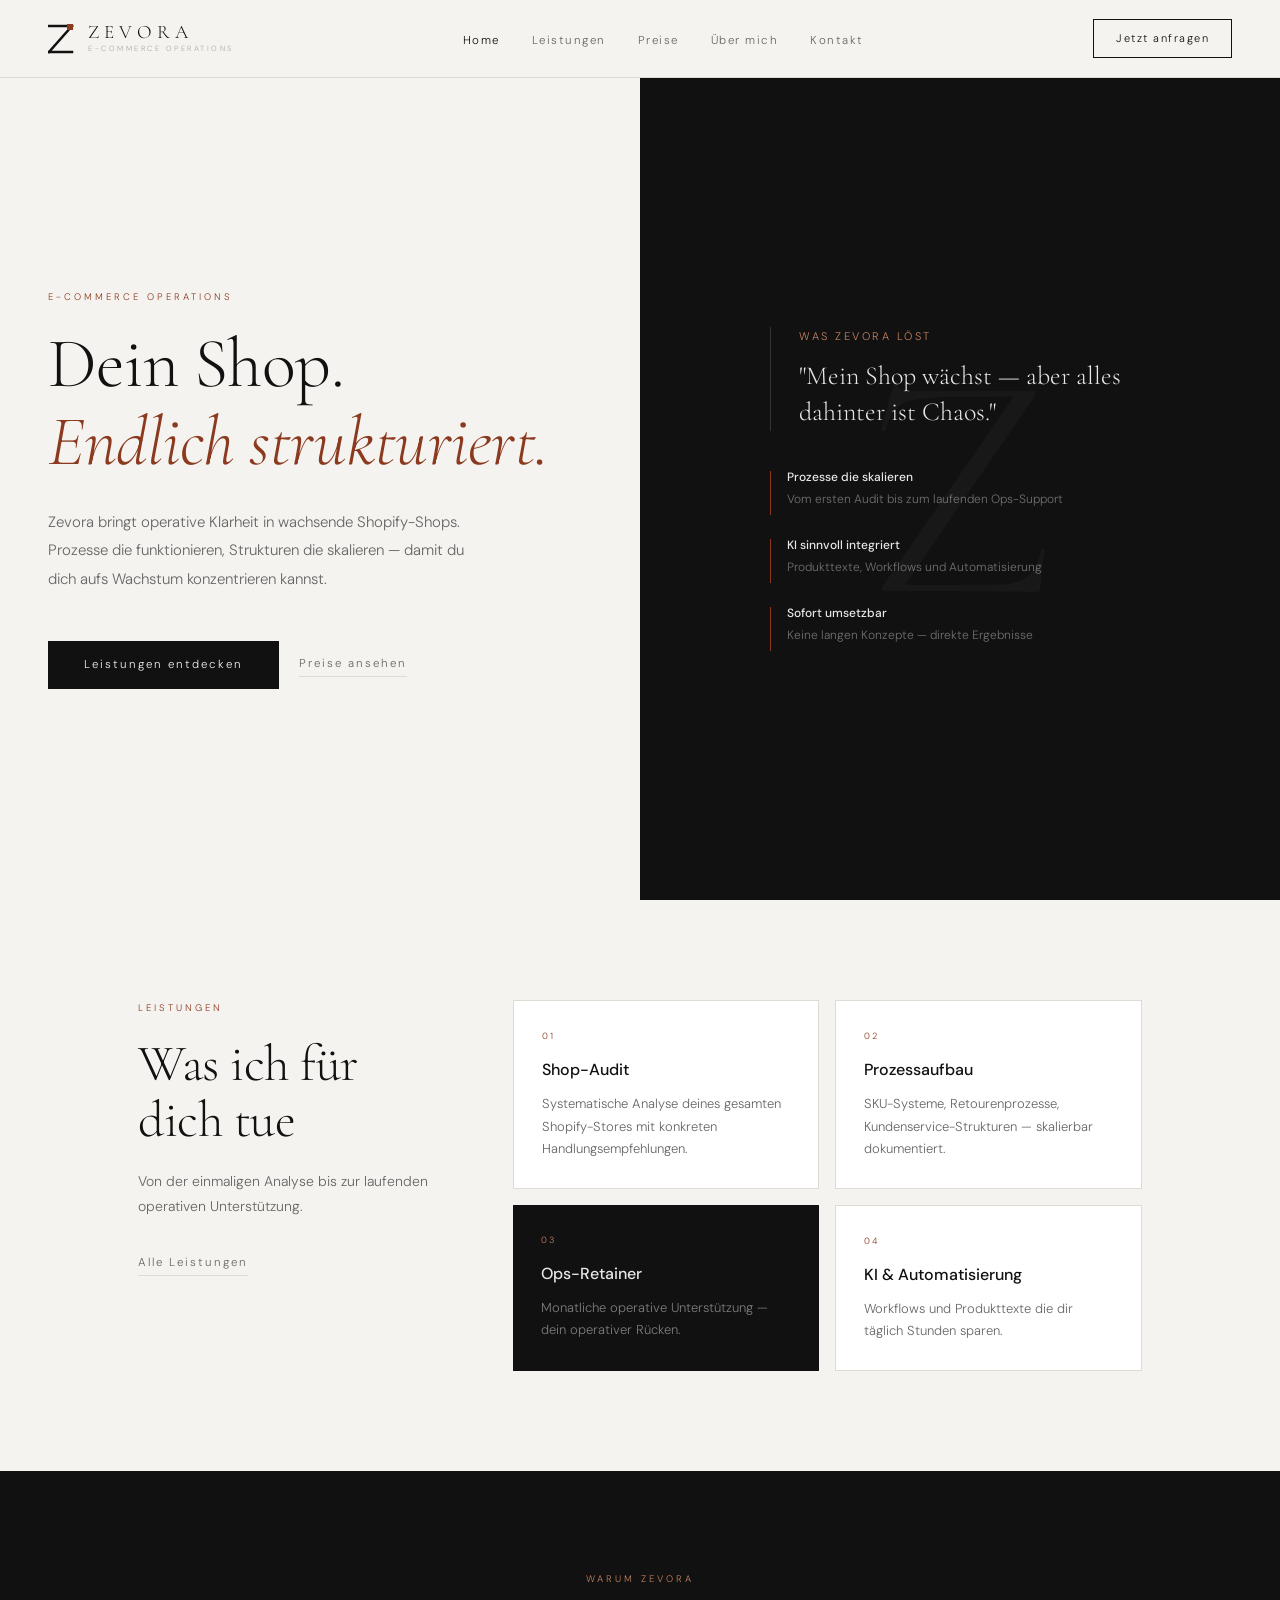
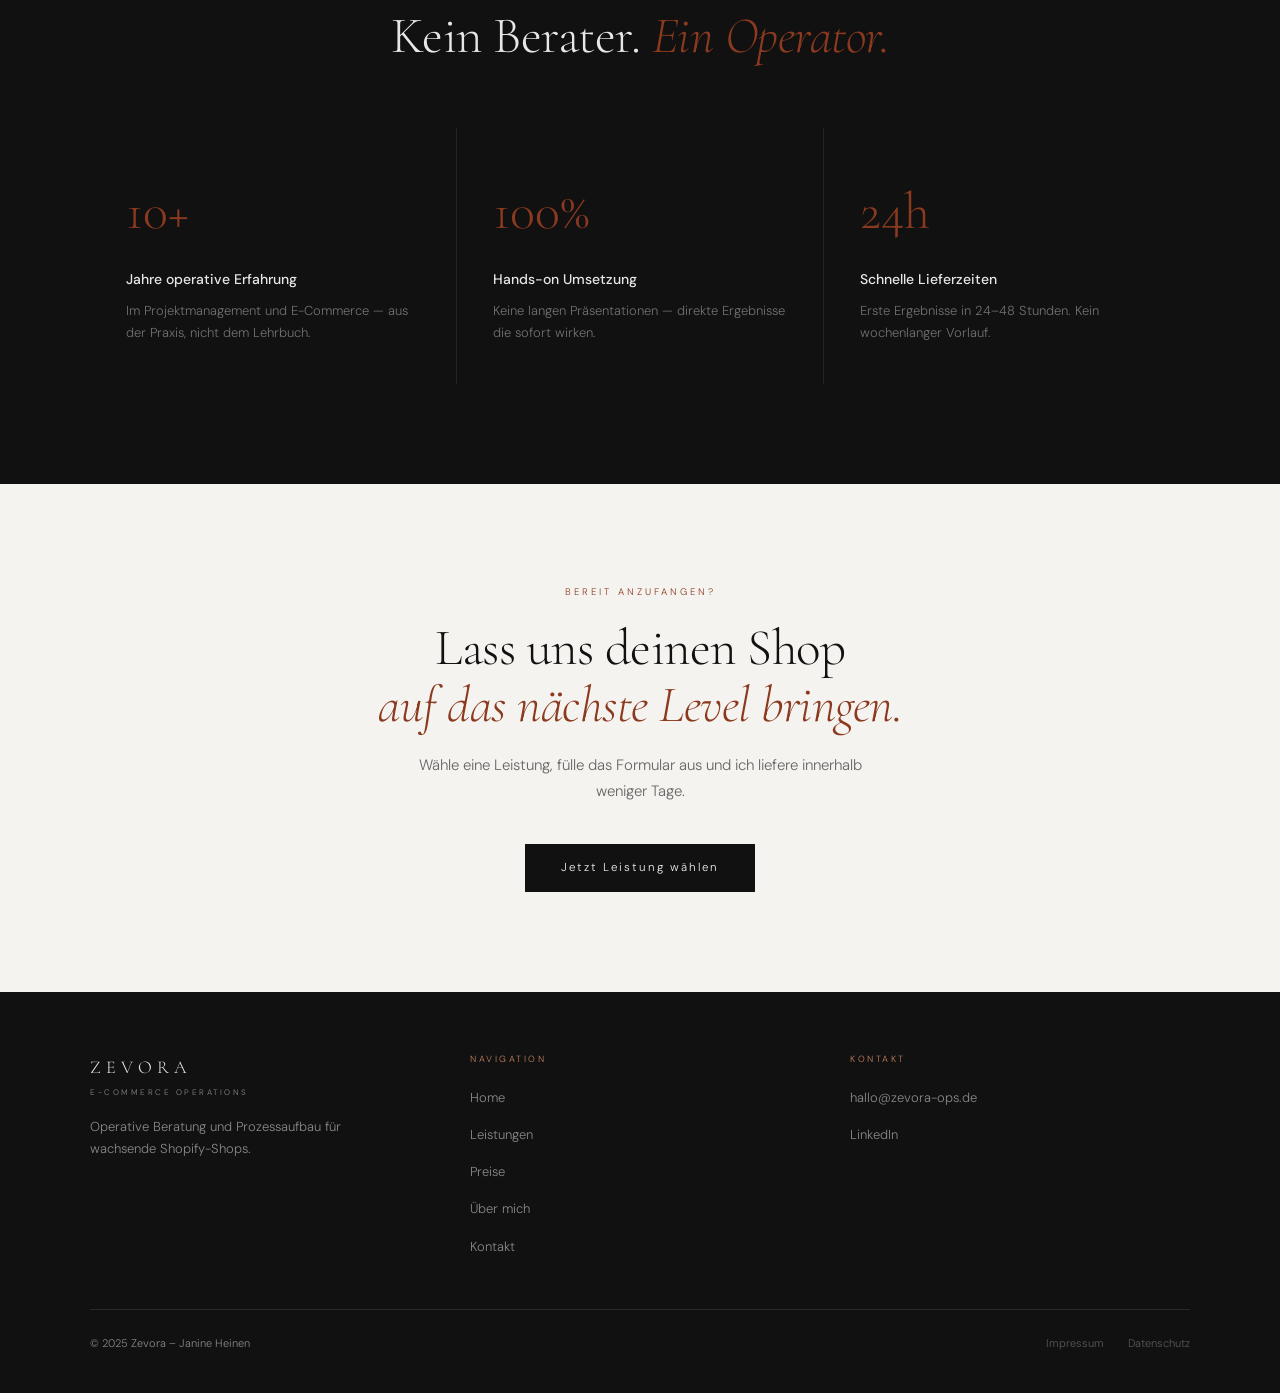
<file: index (1).html>
<!DOCTYPE html>
<html lang="de">
<head>
<meta charset="UTF-8">
<meta name="viewport" content="width=device-width, initial-scale=1.0">
<title>Zevora – E-Commerce Operations</title>
<meta name="description" content="Zevora bringt Struktur in deinen Shopify-Shop. Operative Beratung, Prozessaufbau und KI-gestützte Optimierung für wachsende E-Commerce-Brands.">
<link rel="stylesheet" href="style.css">
</head>
<body>

<nav>
  <a href="index.html" class="nav-logo">
    <svg viewBox="0 0 26 30" xmlns="http://www.w3.org/2000/svg">
      <line x1="1" y1="2" x2="24" y2="2" stroke="#111" stroke-width="2.5" stroke-linecap="square"/>
      <line x1="24" y1="2" x2="1" y2="28" stroke="#111" stroke-width="2.5" stroke-linecap="square"/>
      <line x1="1" y1="28" x2="24" y2="28" stroke="#111" stroke-width="2.5" stroke-linecap="square"/>
      <rect x="19" y="0" width="6" height="6" fill="#8B3A1F"/>
    </svg>
    <div>
      <div class="nav-brand-name">ZEVORA</div>
      <div class="nav-brand-tag">E-COMMERCE OPERATIONS</div>
    </div>
  </a>
  <ul class="nav-links">
    <li><a href="index.html" class="active">Home</a></li>
    <li><a href="leistungen.html">Leistungen</a></li>
    <li><a href="preise.html">Preise</a></li>
    <li><a href="ueber-mich.html">Über mich</a></li>
    <li><a href="kontakt.html">Kontakt</a></li>
  </ul>
  <a href="leistungen.html" class="nav-cta">Jetzt anfragen</a>
</nav>

<!-- HERO -->
<section class="page-wrap" style="min-height:100vh;display:grid;grid-template-columns:1fr 1fr;">
  <div style="display:flex;flex-direction:column;justify-content:center;padding:80px 64px 80px 48px;">
    <span class="section-eyebrow fade-up">E-COMMERCE OPERATIONS</span>
    <h1 class="section-title fade-up-2" style="font-size:clamp(48px,5.5vw,76px);margin-bottom:28px;">
      Dein Shop.<br><em>Endlich strukturiert.</em>
    </h1>
    <p class="fade-up-3" style="font-size:15px;color:var(--mid);max-width:420px;margin-bottom:48px;line-height:1.9;">
      Zevora bringt operative Klarheit in wachsende Shopify-Shops. Prozesse die funktionieren, Strukturen die skalieren — damit du dich aufs Wachstum konzentrieren kannst.
    </p>
    <div class="fade-up-4" style="display:flex;gap:20px;align-items:center;flex-wrap:wrap;">
      <a href="leistungen.html" class="btn-primary">Leistungen entdecken</a>
      <a href="preise.html" class="btn-ghost">Preise ansehen</a>
    </div>
  </div>
  <div style="background:var(--black);display:flex;flex-direction:column;align-items:center;justify-content:center;padding:80px 48px;position:relative;overflow:hidden;">
    <div style="position:absolute;font-family:'Cormorant Garamond',serif;font-size:320px;color:rgba(255,255,255,0.03);line-height:1;user-select:none;">Z</div>
    <div style="position:relative;z-index:1;width:100%;max-width:380px;">
      <div style="border-left:1px solid rgba(255,255,255,0.15);padding-left:28px;margin-bottom:36px;">
        <p style="font-size:11px;letter-spacing:2.5px;color:var(--gold-lt);margin-bottom:12px;">WAS ZEVORA LÖST</p>
        <p style="font-family:'Cormorant Garamond',serif;font-size:26px;color:rgba(255,255,255,0.9);font-weight:300;line-height:1.4;">"Mein Shop wächst — aber alles dahinter ist Chaos."</p>
      </div>
      <div style="display:grid;gap:20px;">
        <div style="display:flex;align-items:flex-start;gap:16px;">
          <div style="width:1px;height:44px;background:var(--gold);margin-top:4px;flex-shrink:0;"></div>
          <div>
            <p style="font-size:12px;color:rgba(255,255,255,0.9);font-weight:500;margin-bottom:3px;">Prozesse die skalieren</p>
            <p style="font-size:12px;color:rgba(255,255,255,0.4);line-height:1.6;">Vom ersten Audit bis zum laufenden Ops-Support</p>
          </div>
        </div>
        <div style="display:flex;align-items:flex-start;gap:16px;">
          <div style="width:1px;height:44px;background:var(--gold);margin-top:4px;flex-shrink:0;"></div>
          <div>
            <p style="font-size:12px;color:rgba(255,255,255,0.9);font-weight:500;margin-bottom:3px;">KI sinnvoll integriert</p>
            <p style="font-size:12px;color:rgba(255,255,255,0.4);line-height:1.6;">Produkttexte, Workflows und Automatisierung</p>
          </div>
        </div>
        <div style="display:flex;align-items:flex-start;gap:16px;">
          <div style="width:1px;height:44px;background:var(--gold);margin-top:4px;flex-shrink:0;"></div>
          <div>
            <p style="font-size:12px;color:rgba(255,255,255,0.9);font-weight:500;margin-bottom:3px;">Sofort umsetzbar</p>
            <p style="font-size:12px;color:rgba(255,255,255,0.4);line-height:1.6;">Keine langen Konzepte — direkte Ergebnisse</p>
          </div>
        </div>
      </div>
    </div>
  </div>
</section>

<!-- LEISTUNGEN PREVIEW -->
<section style="padding:100px 48px;max-width:1100px;margin:0 auto;">
  <div style="display:grid;grid-template-columns:1fr 2fr;gap:60px;align-items:start;">
    <div>
      <span class="section-eyebrow">LEISTUNGEN</span>
      <h2 class="section-title" style="margin-bottom:20px;">Was ich für dich tue</h2>
      <p style="font-size:14px;color:var(--mid);line-height:1.8;margin-bottom:28px;">Von der einmaligen Analyse bis zur laufenden operativen Unterstützung.</p>
      <a href="leistungen.html" class="btn-ghost">Alle Leistungen</a>
    </div>
    <div style="display:grid;grid-template-columns:1fr 1fr;gap:16px;">
      <div style="background:var(--white);padding:28px;border:0.5px solid var(--rule);">
        <p style="font-size:9px;letter-spacing:2px;color:var(--gold);margin-bottom:12px;">01</p>
        <p style="font-size:16px;font-weight:500;margin-bottom:10px;">Shop-Audit</p>
        <p style="font-size:13px;color:var(--mid);line-height:1.7;">Systematische Analyse deines gesamten Shopify-Stores mit konkreten Handlungsempfehlungen.</p>
      </div>
      <div style="background:var(--white);padding:28px;border:0.5px solid var(--rule);">
        <p style="font-size:9px;letter-spacing:2px;color:var(--gold);margin-bottom:12px;">02</p>
        <p style="font-size:16px;font-weight:500;margin-bottom:10px;">Prozessaufbau</p>
        <p style="font-size:13px;color:var(--mid);line-height:1.7;">SKU-Systeme, Retourenprozesse, Kundenservice-Strukturen — skalierbar dokumentiert.</p>
      </div>
      <div style="background:var(--black);padding:28px;">
        <p style="font-size:9px;letter-spacing:2px;color:var(--gold-lt);margin-bottom:12px;">03</p>
        <p style="font-size:16px;font-weight:500;margin-bottom:10px;color:rgba(255,255,255,0.9);">Ops-Retainer</p>
        <p style="font-size:13px;color:rgba(255,255,255,0.45);line-height:1.7;">Monatliche operative Unterstützung — dein operativer Rücken.</p>
      </div>
      <div style="background:var(--white);padding:28px;border:0.5px solid var(--rule);">
        <p style="font-size:9px;letter-spacing:2px;color:var(--gold);margin-bottom:12px;">04</p>
        <p style="font-size:16px;font-weight:500;margin-bottom:10px;">KI & Automatisierung</p>
        <p style="font-size:13px;color:var(--mid);line-height:1.7;">Workflows und Produkttexte die dir täglich Stunden sparen.</p>
      </div>
    </div>
  </div>
</section>

<!-- ZAHLEN -->
<section style="background:var(--black);padding:100px 48px;">
  <div style="max-width:1100px;margin:0 auto;">
    <div style="text-align:center;margin-bottom:64px;">
      <span class="section-eyebrow" style="color:var(--gold-lt);">WARUM ZEVORA</span>
      <h2 class="section-title" style="color:rgba(255,255,255,0.9);">Kein Berater. <em>Ein Operator.</em></h2>
    </div>
    <div style="display:grid;grid-template-columns:repeat(3,1fr);gap:1px;background:rgba(255,255,255,0.08);">
      <div style="background:var(--black);padding:40px 36px;">
        <p style="font-family:'Cormorant Garamond',serif;font-size:52px;color:var(--gold);margin-bottom:12px;">10+</p>
        <p style="font-size:14px;color:rgba(255,255,255,0.9);font-weight:500;margin-bottom:8px;">Jahre operative Erfahrung</p>
        <p style="font-size:13px;color:rgba(255,255,255,0.4);line-height:1.7;">Im Projektmanagement und E-Commerce — aus der Praxis, nicht dem Lehrbuch.</p>
      </div>
      <div style="background:var(--black);padding:40px 36px;">
        <p style="font-family:'Cormorant Garamond',serif;font-size:52px;color:var(--gold);margin-bottom:12px;">100%</p>
        <p style="font-size:14px;color:rgba(255,255,255,0.9);font-weight:500;margin-bottom:8px;">Hands-on Umsetzung</p>
        <p style="font-size:13px;color:rgba(255,255,255,0.4);line-height:1.7;">Keine langen Präsentationen — direkte Ergebnisse die sofort wirken.</p>
      </div>
      <div style="background:var(--black);padding:40px 36px;">
        <p style="font-family:'Cormorant Garamond',serif;font-size:52px;color:var(--gold);margin-bottom:12px;">24h</p>
        <p style="font-size:14px;color:rgba(255,255,255,0.9);font-weight:500;margin-bottom:8px;">Schnelle Lieferzeiten</p>
        <p style="font-size:13px;color:rgba(255,255,255,0.4);line-height:1.7;">Erste Ergebnisse in 24–48 Stunden. Kein wochenlanger Vorlauf.</p>
      </div>
    </div>
  </div>
</section>

<!-- CTA -->
<section style="padding:100px 48px;text-align:center;">
  <span class="section-eyebrow">BEREIT ANZUFANGEN?</span>
  <h2 class="section-title" style="margin-bottom:20px;">Lass uns deinen Shop<br><em>auf das nächste Level bringen.</em></h2>
  <p style="font-size:15px;color:var(--mid);margin-bottom:40px;max-width:480px;margin-left:auto;margin-right:auto;">Wähle eine Leistung, fülle das Formular aus und ich liefere innerhalb weniger Tage.</p>
  <a href="leistungen.html" class="btn-primary">Jetzt Leistung wählen</a>
</section>

<footer>
  <div class="footer-inner">
    <div>
      <div class="footer-brand-name">ZEVORA</div>
      <div class="footer-brand-tag">E-COMMERCE OPERATIONS</div>
      <p class="footer-desc">Operative Beratung und Prozessaufbau für wachsende Shopify-Shops.</p>
    </div>
    <div>
      <p class="footer-col-title">NAVIGATION</p>
      <ul class="footer-links">
        <li><a href="index.html">Home</a></li>
        <li><a href="leistungen.html">Leistungen</a></li>
        <li><a href="preise.html">Preise</a></li>
        <li><a href="ueber-mich.html">Über mich</a></li>
        <li><a href="kontakt.html">Kontakt</a></li>
      </ul>
    </div>
    <div>
      <p class="footer-col-title">KONTAKT</p>
      <ul class="footer-links">
        <li><a href="mailto:hallo@zevora-ops.de">hallo@zevora-ops.de</a></li>
        <li><a href="https://www.linkedin.com" target="_blank">LinkedIn</a></li>
      </ul>
    </div>
  </div>
  <div class="footer-bottom">
    <span>© 2025 Zevora – Janine Heinen</span>
    <div style="display:flex;gap:24px;">
      <a href="#">Impressum</a>
      <a href="#">Datenschutz</a>
    </div>
  </div>
</footer>
</body>
</html>
</file>
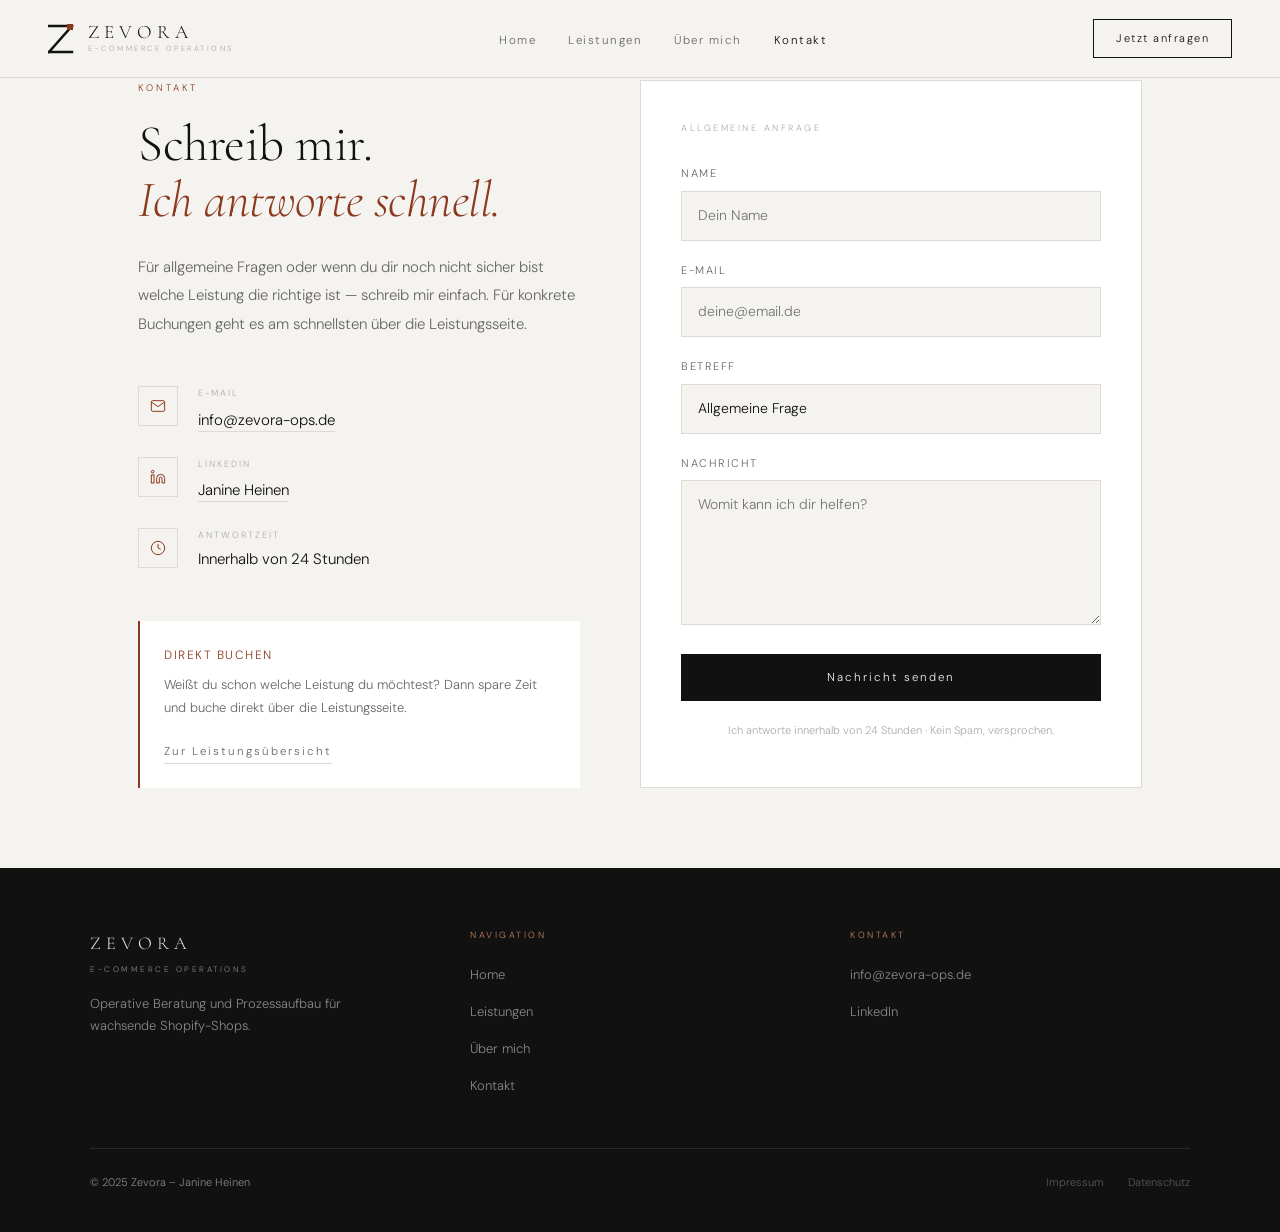
<file: kontakt.html>
<!DOCTYPE html>
<html lang="de">
<head>
<meta charset="UTF-8">
<meta name="viewport" content="width=device-width, initial-scale=1.0">
<title>Kontakt – Zevora E-Commerce Operations</title>
<link rel="stylesheet" href="style.css">
</head>
<body>

<nav>
  <a href="index.html" class="nav-logo">
    <svg viewBox="0 0 26 30" xmlns="http://www.w3.org/2000/svg">
      <line x1="1" y1="2" x2="24" y2="2" stroke="#111" stroke-width="2.5" stroke-linecap="square"/>
      <line x1="24" y1="2" x2="1" y2="28" stroke="#111" stroke-width="2.5" stroke-linecap="square"/>
      <line x1="1" y1="28" x2="24" y2="28" stroke="#111" stroke-width="2.5" stroke-linecap="square"/>
      <rect x="19" y="0" width="6" height="6" fill="#8B3A1F"/>
    </svg>
    <div>
      <div class="nav-brand-name">ZEVORA</div>
      <div class="nav-brand-tag">E-COMMERCE OPERATIONS</div>
    </div>
  </a>
  <button class="nav-toggle" type="button" aria-label="Menü öffnen" aria-expanded="false"><span></span></button>
  <ul class="nav-links">
    <li><a href="index.html">Home</a></li>
    <li><a href="leistungen.html">Leistungen</a></li>
    
    <li><a href="ueber-mich.html">Über mich</a></li>
    <li><a href="kontakt.html" class="active">Kontakt</a></li>
  </ul>
  <a href="leistungen.html" class="nav-cta">Jetzt anfragen</a>
</nav>

<section class="page-wrap" style="display:grid;grid-template-columns:1fr 1fr;min-height:80vh;max-width:1100px;margin:0 auto;padding:80px 48px;">
  <div style="padding-right:60px;">
    <span class="section-eyebrow fade-up">KONTAKT</span>
    <h1 class="section-title fade-up-2" style="margin-bottom:24px;">
      Schreib mir.<br><em>Ich antworte schnell.</em>
    </h1>
    <p class="fade-up-3" style="font-size:15px;color:var(--mid);line-height:1.9;margin-bottom:48px;">
      Für allgemeine Fragen oder wenn du dir noch nicht sicher bist welche Leistung die richtige ist — schreib mir einfach. Für konkrete Buchungen geht es am schnellsten über die Leistungsseite.
    </p>

    <div style="display:grid;gap:24px;">
      <div style="display:flex;align-items:flex-start;gap:20px;">
        <div style="width:40px;height:40px;border:0.5px solid var(--rule);display:flex;align-items:center;justify-content:center;flex-shrink:0;">
          <svg width="16" height="16" viewBox="0 0 24 24" fill="none" stroke="#8B3A1F" stroke-width="1.5"><path d="M4 4h16c1.1 0 2 .9 2 2v12c0 1.1-.9 2-2 2H4c-1.1 0-2-.9-2-2V6c0-1.1.9-2 2-2z"/><polyline points="22,6 12,13 2,6"/></svg>
        </div>
        <div>
          <p style="font-size:9px;letter-spacing:2px;color:var(--light);margin-bottom:4px;">E-MAIL</p>
          <a href="mailto:info@zevora-ops.de" style="font-size:15px;color:var(--black);text-decoration:none;border-bottom:1px solid var(--rule);padding-bottom:1px;">info@zevora-ops.de</a>
        </div>
      </div>
      <div style="display:flex;align-items:flex-start;gap:20px;">
        <div style="width:40px;height:40px;border:0.5px solid var(--rule);display:flex;align-items:center;justify-content:center;flex-shrink:0;">
          <svg width="16" height="16" viewBox="0 0 24 24" fill="none" stroke="#8B3A1F" stroke-width="1.5"><path d="M16 8a6 6 0 0 1 6 6v7h-4v-7a2 2 0 0 0-2-2 2 2 0 0 0-2 2v7h-4v-7a6 6 0 0 1 6-6z"/><rect x="2" y="9" width="4" height="12"/><circle cx="4" cy="4" r="2"/></svg>
        </div>
        <div>
          <p style="font-size:9px;letter-spacing:2px;color:var(--light);margin-bottom:4px;">LINKEDIN</p>
          <a href="https://www.linkedin.com" target="_blank" style="font-size:15px;color:var(--black);text-decoration:none;border-bottom:1px solid var(--rule);padding-bottom:1px;">Janine Heinen</a>
        </div>
      </div>
      <div style="display:flex;align-items:flex-start;gap:20px;">
        <div style="width:40px;height:40px;border:0.5px solid var(--rule);display:flex;align-items:center;justify-content:center;flex-shrink:0;">
          <svg width="16" height="16" viewBox="0 0 24 24" fill="none" stroke="#8B3A1F" stroke-width="1.5"><circle cx="12" cy="12" r="10"/><polyline points="12 6 12 12 16 14"/></svg>
        </div>
        <div>
          <p style="font-size:9px;letter-spacing:2px;color:var(--light);margin-bottom:4px;">ANTWORTZEIT</p>
          <p style="font-size:15px;color:var(--black);">Innerhalb von 24 Stunden</p>
        </div>
      </div>
    </div>

    <div style="margin-top:48px;padding:24px;border-left:2px solid var(--gold);background:var(--white);">
      <p style="font-size:12px;letter-spacing:1.5px;color:var(--gold);margin-bottom:8px;">DIREKT BUCHEN</p>
      <p style="font-size:13px;color:var(--mid);line-height:1.8;margin-bottom:16px;">Weißt du schon welche Leistung du möchtest? Dann spare Zeit und buche direkt über die Leistungsseite.</p>
      <a href="leistungen.html" class="btn-ghost">Zur Leistungsübersicht</a>
    </div>
  </div>

  <!-- Kontaktformular -->
  <div style="background:var(--white);border:0.5px solid var(--rule);padding:40px;">
    <p style="font-size:9px;letter-spacing:2.5px;color:var(--light);margin-bottom:28px;">ALLGEMEINE ANFRAGE</p>
    <form action="https://tally.so" target="_blank" style="display:grid;gap:20px;">
      <div>
        <label style="font-size:11px;letter-spacing:1.5px;color:var(--mid);display:block;margin-bottom:8px;">NAME</label>
        <input type="text" placeholder="Dein Name" style="width:100%;padding:12px 16px;border:0.5px solid var(--rule);background:var(--bg);font-family:'DM Sans',sans-serif;font-size:14px;color:var(--black);outline:none;">
      </div>
      <div>
        <label style="font-size:11px;letter-spacing:1.5px;color:var(--mid);display:block;margin-bottom:8px;">E-MAIL</label>
        <input type="email" placeholder="deine@email.de" style="width:100%;padding:12px 16px;border:0.5px solid var(--rule);background:var(--bg);font-family:'DM Sans',sans-serif;font-size:14px;color:var(--black);outline:none;">
      </div>
      <div>
        <label style="font-size:11px;letter-spacing:1.5px;color:var(--mid);display:block;margin-bottom:8px;">BETREFF</label>
        <select style="width:100%;padding:12px 16px;border:0.5px solid var(--rule);background:var(--bg);font-family:'DM Sans',sans-serif;font-size:14px;color:var(--black);outline:none;appearance:none;">
          <option>Allgemeine Frage</option>
          <option>Frage zu einer Leistung</option>
          <option>Individuelles Angebot</option>
          <option>Sonstiges</option>
        </select>
      </div>
      <div>
        <label style="font-size:11px;letter-spacing:1.5px;color:var(--mid);display:block;margin-bottom:8px;">NACHRICHT</label>
        <textarea placeholder="Womit kann ich dir helfen?" rows="5" style="width:100%;padding:12px 16px;border:0.5px solid var(--rule);background:var(--bg);font-family:'DM Sans',sans-serif;font-size:14px;color:var(--black);outline:none;resize:vertical;"></textarea>
      </div>
      <button type="submit" class="btn-primary" style="width:100%;text-align:center;cursor:pointer;">Nachricht senden</button>
      <p style="font-size:11px;color:var(--light);text-align:center;line-height:1.7;">Ich antworte innerhalb von 24 Stunden · Kein Spam, versprochen.</p>
    </form>
  </div>
</section>

<footer>
  <div class="footer-inner">
    <div>
      <div class="footer-brand-name">ZEVORA</div>
      <div class="footer-brand-tag">E-COMMERCE OPERATIONS</div>
      <p class="footer-desc">Operative Beratung und Prozessaufbau für wachsende Shopify-Shops.</p>
    </div>
    <div>
      <p class="footer-col-title">NAVIGATION</p>
      <ul class="footer-links">
        <li><a href="index.html">Home</a></li>
        <li><a href="leistungen.html">Leistungen</a></li>
        
        <li><a href="ueber-mich.html">Über mich</a></li>
        <li><a href="kontakt.html">Kontakt</a></li>
      </ul>
    </div>
    <div>
      <p class="footer-col-title">KONTAKT</p>
      <ul class="footer-links">
        <li><a href="mailto:info@zevora-ops.de">info@zevora-ops.de</a></li>
        <li><a href="https://www.linkedin.com" target="_blank">LinkedIn</a></li>
      </ul>
    </div>
  </div>
  <div class="footer-bottom">
    <span>© 2025 Zevora – Janine Heinen</span>
    <div style="display:flex;gap:24px;">
      <a href="impressum.html">Impressum</a>
      <a href="datenschutz.html">Datenschutz</a>
    </div>
  </div>
</footer>
<script src="script.js"></script>
</body>
</html>
</file>
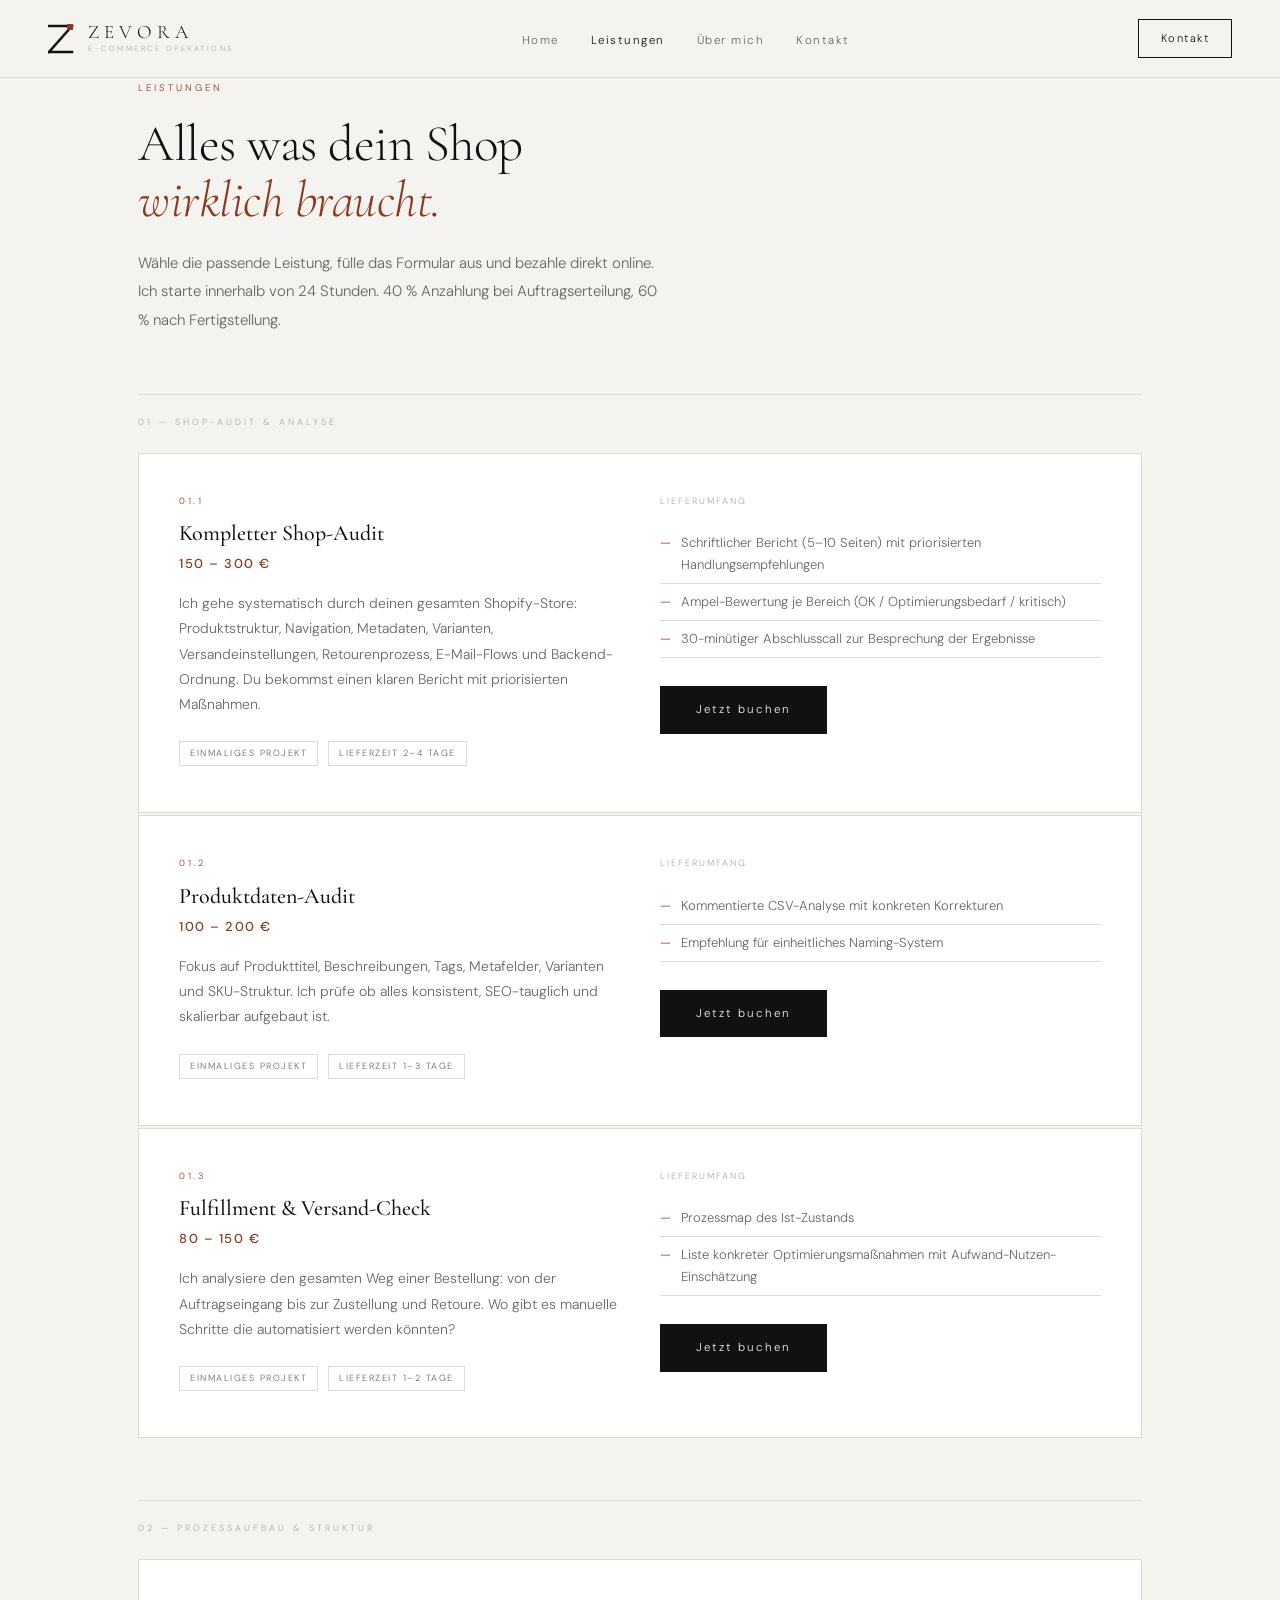
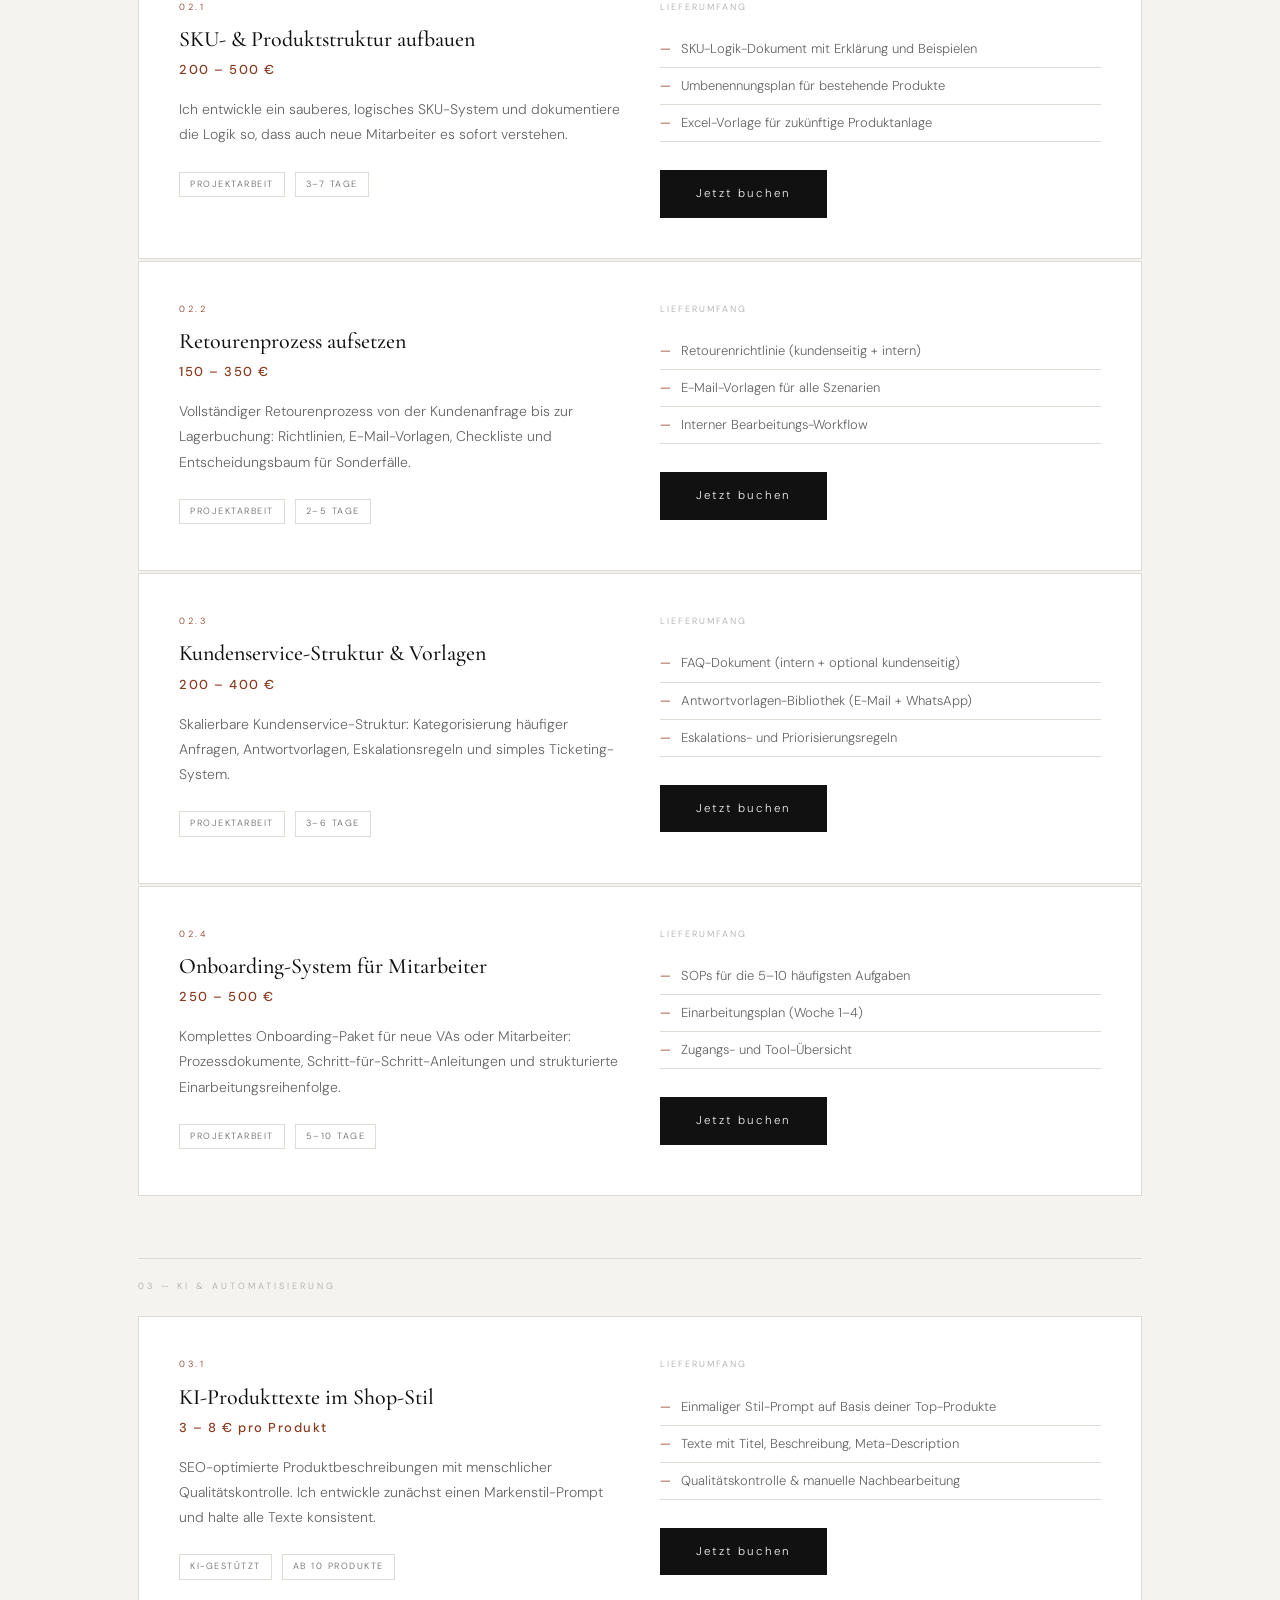
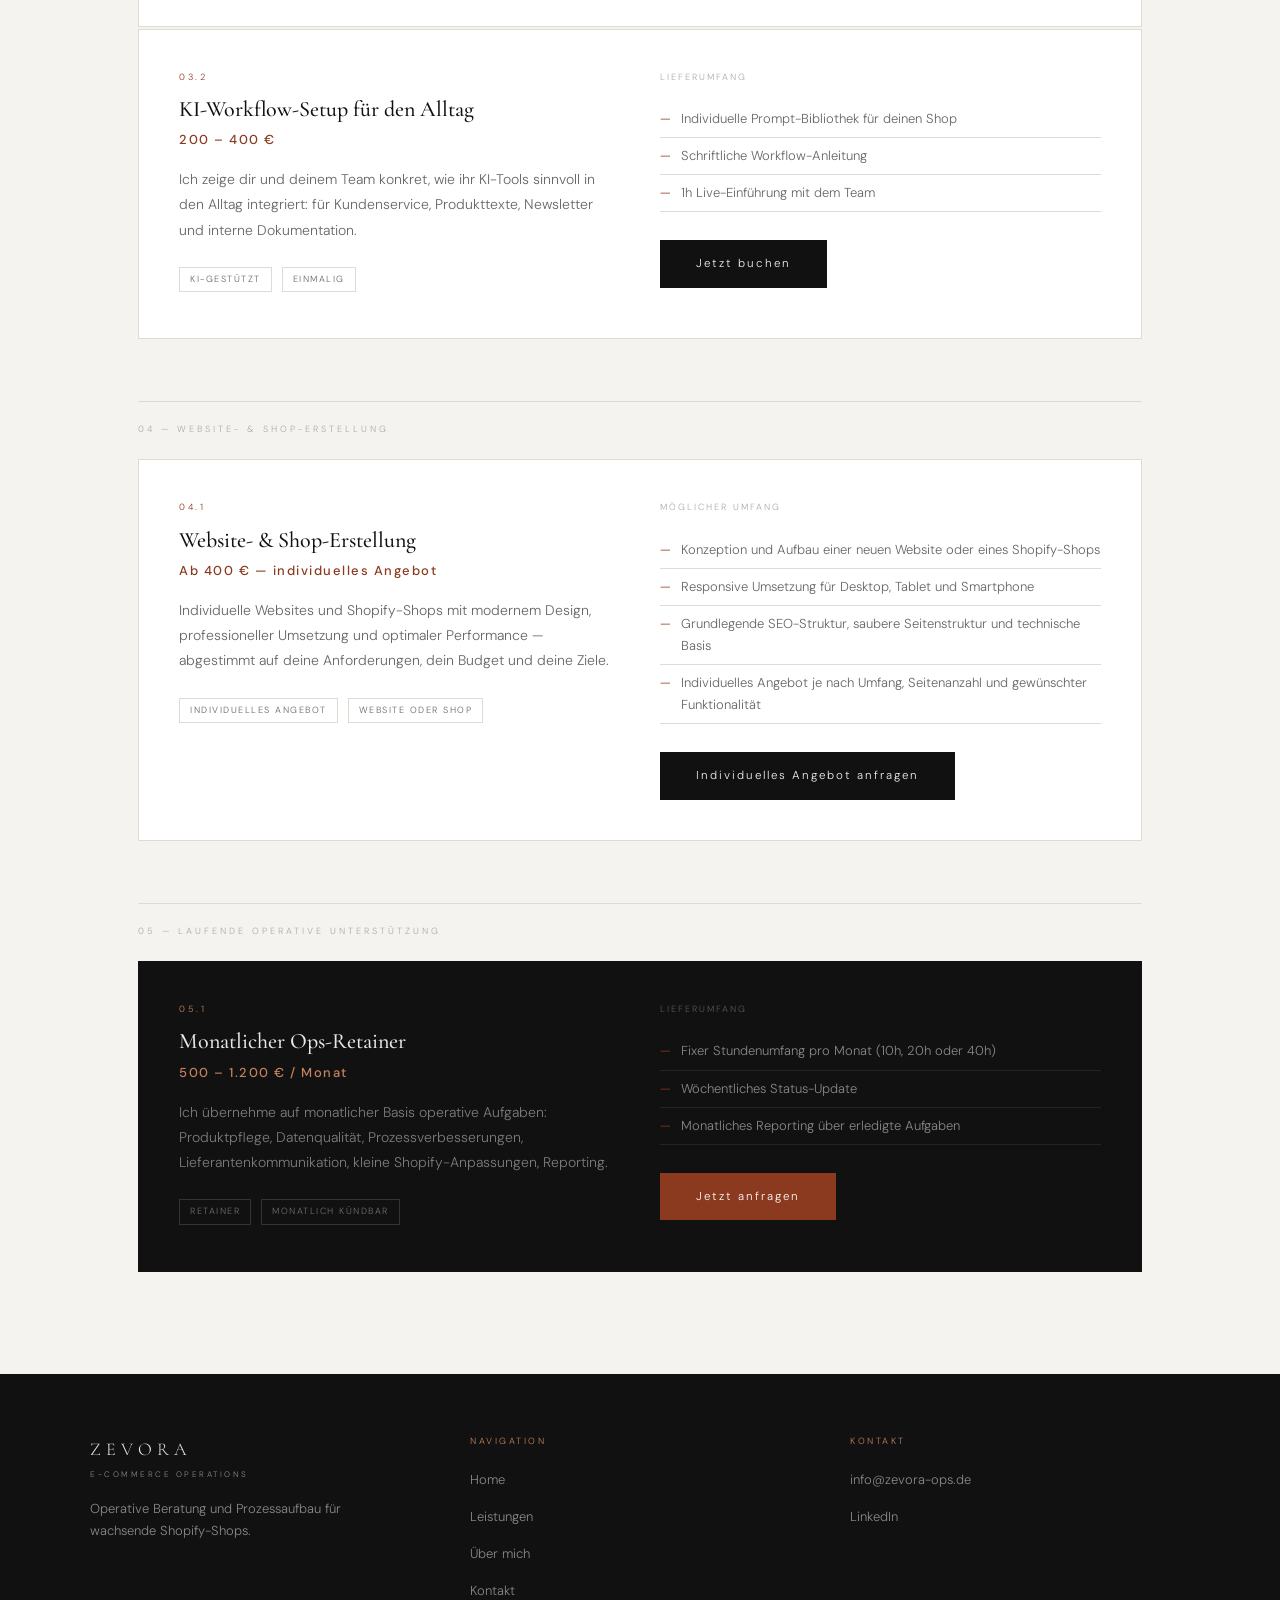
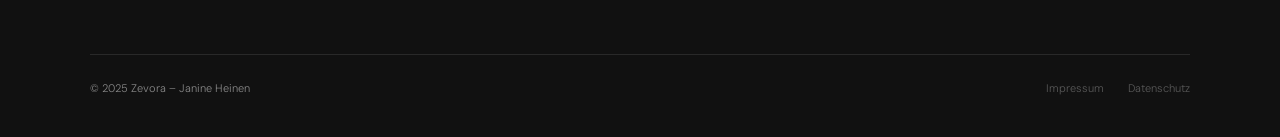
<file: leistungen.html>
<!DOCTYPE html>
<html lang="de">
<head>
<meta charset="UTF-8">
<meta name="viewport" content="width=device-width, initial-scale=1.0">
<title>Leistungen – Zevora E-Commerce Operations</title>
<link rel="stylesheet" href="style.css">
<style>
  .service-card {
    background: var(--white);
    border: 0.5px solid var(--rule);
    padding: 40px;
    margin-bottom: 2px;
    display: grid;
    grid-template-columns: 1fr 1fr;
    gap: 40px;
    align-items: start;
    transition: border-color .2s;
  }
  .service-card:hover { border-color: var(--gold); }
  .service-num { font-size:9px;letter-spacing:2.5px;color:var(--gold);margin-bottom:12px; }
  .service-title { font-size:22px;font-weight:500;margin-bottom:8px; }
  .service-price { font-size:13px;color:var(--gold);font-weight:500;margin-bottom:16px; }
  .service-desc { font-size:14px;color:var(--mid);line-height:1.8;margin-bottom:20px; }
  .service-del { list-style:none; }
  .service-del li {
    font-size:13px;color:var(--mid);padding:7px 0;
    border-bottom:0.5px solid var(--rule);display:flex;gap:10px;align-items:flex-start;
  }
  .service-del li::before { content:'—';color:var(--gold);flex-shrink:0; }
  .service-tag {
    display:inline-block;font-size:9px;letter-spacing:1.5px;
    padding:4px 10px;border:0.5px solid var(--rule);color:var(--mid);margin-right:6px;margin-bottom:6px;
  }
</style>
</head>
<body>

<nav>
  <a href="index.html" class="nav-logo">
    <svg viewBox="0 0 26 30" xmlns="http://www.w3.org/2000/svg">
      <line x1="1" y1="2" x2="24" y2="2" stroke="#111" stroke-width="2.5" stroke-linecap="square"/>
      <line x1="24" y1="2" x2="1" y2="28" stroke="#111" stroke-width="2.5" stroke-linecap="square"/>
      <line x1="1" y1="28" x2="24" y2="28" stroke="#111" stroke-width="2.5" stroke-linecap="square"/>
      <rect x="19" y="0" width="6" height="6" fill="#8B3A1F"/>
    </svg>
    <div>
      <div class="nav-brand-name">ZEVORA</div>
      <div class="nav-brand-tag">E-COMMERCE OPERATIONS</div>
    </div>
  </a>
  <button class="nav-toggle" type="button" aria-label="Menü öffnen" aria-expanded="false"><span></span></button>
  <ul class="nav-links">
    <li><a href="index.html">Home</a></li>
    <li><a href="leistungen.html" class="active">Leistungen</a></li>
    
    <li><a href="ueber-mich.html">Über mich</a></li>
    <li><a href="kontakt.html">Kontakt</a></li>
  </ul>
  <a href="kontakt.html" class="nav-cta">Kontakt</a>
</nav>

<!-- HEADER -->
<section class="page-wrap" style="padding:80px 48px 60px;max-width:1100px;margin:0 auto;">
  <span class="section-eyebrow">LEISTUNGEN</span>
  <h1 class="section-title fade-up" style="margin-bottom:20px;">Alles was dein Shop<br><em>wirklich braucht.</em></h1>
  <p class="fade-up-2" style="font-size:15px;color:var(--mid);max-width:520px;line-height:1.9;">
    Wähle die passende Leistung, fülle das Formular aus und bezahle direkt online. Ich starte innerhalb von 24 Stunden. 40 % Anzahlung bei Auftragserteilung, 60 % nach Fertigstellung.</p>
</section>

<!-- KATEGORIE 01 -->
<section style="padding:0 48px 60px;max-width:1100px;margin:0 auto;">
  <div style="font-size:9px;letter-spacing:3px;color:var(--light);padding:20px 0;border-top:0.5px solid var(--rule);margin-bottom:2px;">
    01 — SHOP-AUDIT & ANALYSE
  </div>

  <div class="service-card">
    <div>
      <p class="service-num">01.1</p>
      <h2 class="service-title">Kompletter Shop-Audit</h2>
      <p class="service-price">150 – 300 €</p>
      <p class="service-desc">Ich gehe systematisch durch deinen gesamten Shopify-Store: Produktstruktur, Navigation, Metadaten, Varianten, Versandeinstellungen, Retourenprozess, E-Mail-Flows und Backend-Ordnung. Du bekommst einen klaren Bericht mit priorisierten Maßnahmen.</p>
      <div>
        <span class="service-tag">EINMALIGES PROJEKT</span>
        <span class="service-tag">LIEFERZEIT 2–4 TAGE</span>
      </div>
    </div>
    <div>
      <p style="font-size:9px;letter-spacing:2px;color:var(--light);margin-bottom:16px;">LIEFERUMFANG</p>
      <ul class="service-del">
        <li>Schriftlicher Bericht (5–10 Seiten) mit priorisierten Handlungsempfehlungen</li>
        <li>Ampel-Bewertung je Bereich (OK / Optimierungsbedarf / kritisch)</li>
        <li>30-minütiger Abschlusscall zur Besprechung der Ergebnisse</li>
      </ul>
      <a href="https://tally.so/r/dW85Dd" target="_blank" class="btn-primary" style="margin-top:28px;display:inline-block;">Jetzt buchen</a>
    </div>
  </div>

  <div class="service-card">
    <div>
      <p class="service-num">01.2</p>
      <h2 class="service-title">Produktdaten-Audit</h2>
      <p class="service-price">100 – 200 €</p>
      <p class="service-desc">Fokus auf Produkttitel, Beschreibungen, Tags, Metafelder, Varianten und SKU-Struktur. Ich prüfe ob alles konsistent, SEO-tauglich und skalierbar aufgebaut ist.</p>
      <div>
        <span class="service-tag">EINMALIGES PROJEKT</span>
        <span class="service-tag">LIEFERZEIT 1–3 TAGE</span>
      </div>
    </div>
    <div>
      <p style="font-size:9px;letter-spacing:2px;color:var(--light);margin-bottom:16px;">LIEFERUMFANG</p>
      <ul class="service-del">
        <li>Kommentierte CSV-Analyse mit konkreten Korrekturen</li>
        <li>Empfehlung für einheitliches Naming-System</li>
      </ul>
      <a href="https://tally.so/r/aQaQPZ" target="_blank" class="btn-primary" style="margin-top:28px;display:inline-block;">Jetzt buchen</a>
    </div>
  </div>

  <div class="service-card">
    <div>
      <p class="service-num">01.3</p>
      <h2 class="service-title">Fulfillment & Versand-Check</h2>
      <p class="service-price">80 – 150 €</p>
      <p class="service-desc">Ich analysiere den gesamten Weg einer Bestellung: von der Auftragseingang bis zur Zustellung und Retoure. Wo gibt es manuelle Schritte die automatisiert werden könnten?</p>
      <div>
        <span class="service-tag">EINMALIGES PROJEKT</span>
        <span class="service-tag">LIEFERZEIT 1–2 TAGE</span>
      </div>
    </div>
    <div>
      <p style="font-size:9px;letter-spacing:2px;color:var(--light);margin-bottom:16px;">LIEFERUMFANG</p>
      <ul class="service-del">
        <li>Prozessmap des Ist-Zustands</li>
        <li>Liste konkreter Optimierungsmaßnahmen mit Aufwand-Nutzen-Einschätzung</li>
      </ul>
      <a href="https://tally.so/r/obkb8x" target="_blank" class="btn-primary" style="margin-top:28px;display:inline-block;">Jetzt buchen</a>
    </div>
  </div>
</section>

<!-- KATEGORIE 02 -->
<section style="padding:0 48px 60px;max-width:1100px;margin:0 auto;">
  <div style="font-size:9px;letter-spacing:3px;color:var(--light);padding:20px 0;border-top:0.5px solid var(--rule);margin-bottom:2px;">
    02 — PROZESSAUFBAU & STRUKTUR
  </div>

  <div class="service-card">
    <div>
      <p class="service-num">02.1</p>
      <h2 class="service-title">SKU- & Produktstruktur aufbauen</h2>
      <p class="service-price">200 – 500 €</p>
      <p class="service-desc">Ich entwickle ein sauberes, logisches SKU-System und dokumentiere die Logik so, dass auch neue Mitarbeiter es sofort verstehen.</p>
      <div>
        <span class="service-tag">PROJEKTARBEIT</span>
        <span class="service-tag">3–7 TAGE</span>
      </div>
    </div>
    <div>
      <p style="font-size:9px;letter-spacing:2px;color:var(--light);margin-bottom:16px;">LIEFERUMFANG</p>
      <ul class="service-del">
        <li>SKU-Logik-Dokument mit Erklärung und Beispielen</li>
        <li>Umbenennungsplan für bestehende Produkte</li>
        <li>Excel-Vorlage für zukünftige Produktanlage</li>
      </ul>
      <a href="https://tally.so/r/RGVGpd" target="_blank" class="btn-primary" style="margin-top:28px;display:inline-block;">Jetzt buchen</a>
    </div>
  </div>

  <div class="service-card">
    <div>
      <p class="service-num">02.2</p>
      <h2 class="service-title">Retourenprozess aufsetzen</h2>
      <p class="service-price">150 – 350 €</p>
      <p class="service-desc">Vollständiger Retourenprozess von der Kundenanfrage bis zur Lagerbuchung: Richtlinien, E-Mail-Vorlagen, Checkliste und Entscheidungsbaum für Sonderfälle.</p>
      <div>
        <span class="service-tag">PROJEKTARBEIT</span>
        <span class="service-tag">2–5 TAGE</span>
      </div>
    </div>
    <div>
      <p style="font-size:9px;letter-spacing:2px;color:var(--light);margin-bottom:16px;">LIEFERUMFANG</p>
      <ul class="service-del">
        <li>Retourenrichtlinie (kundenseitig + intern)</li>
        <li>E-Mail-Vorlagen für alle Szenarien</li>
        <li>Interner Bearbeitungs-Workflow</li>
      </ul>
      <a href="https://tally.so/r/eqY5qq" target="_blank" class="btn-primary" style="margin-top:28px;display:inline-block;">Jetzt buchen</a>
    </div>
  </div>

  <div class="service-card">
    <div>
      <p class="service-num">02.3</p>
      <h2 class="service-title">Kundenservice-Struktur & Vorlagen</h2>
      <p class="service-price">200 – 400 €</p>
      <p class="service-desc">Skalierbare Kundenservice-Struktur: Kategorisierung häufiger Anfragen, Antwortvorlagen, Eskalationsregeln und simples Ticketing-System.</p>
      <div>
        <span class="service-tag">PROJEKTARBEIT</span>
        <span class="service-tag">3–6 TAGE</span>
      </div>
    </div>
    <div>
      <p style="font-size:9px;letter-spacing:2px;color:var(--light);margin-bottom:16px;">LIEFERUMFANG</p>
      <ul class="service-del">
        <li>FAQ-Dokument (intern + optional kundenseitig)</li>
        <li>Antwortvorlagen-Bibliothek (E-Mail + WhatsApp)</li>
        <li>Eskalations- und Priorisierungsregeln</li>
      </ul>
      <a href="https://tally.so/r/NpRqqW" target="_blank" class="btn-primary" style="margin-top:28px;display:inline-block;">Jetzt buchen</a>
    </div>
  </div>

  <div class="service-card">
    <div>
      <p class="service-num">02.4</p>
      <h2 class="service-title">Onboarding-System für Mitarbeiter</h2>
      <p class="service-price">250 – 500 €</p>
      <p class="service-desc">Komplettes Onboarding-Paket für neue VAs oder Mitarbeiter: Prozessdokumente, Schritt-für-Schritt-Anleitungen und strukturierte Einarbeitungsreihenfolge.</p>
      <div>
        <span class="service-tag">PROJEKTARBEIT</span>
        <span class="service-tag">5–10 TAGE</span>
      </div>
    </div>
    <div>
      <p style="font-size:9px;letter-spacing:2px;color:var(--light);margin-bottom:16px;">LIEFERUMFANG</p>
      <ul class="service-del">
        <li>SOPs für die 5–10 häufigsten Aufgaben</li>
        <li>Einarbeitungsplan (Woche 1–4)</li>
        <li>Zugangs- und Tool-Übersicht</li>
      </ul>
      <a href="https://tally.so/r/GxQepQ" target="_blank" class="btn-primary" style="margin-top:28px;display:inline-block;">Jetzt buchen</a>
    </div>
  </div>
</section>

<!-- KATEGORIE 03 -->
<section style="padding:0 48px 60px;max-width:1100px;margin:0 auto;">
  <div style="font-size:9px;letter-spacing:3px;color:var(--light);padding:20px 0;border-top:0.5px solid var(--rule);margin-bottom:2px;">
    03 — KI & AUTOMATISIERUNG
  </div>

  <div class="service-card">
    <div>
      <p class="service-num">03.1</p>
      <h2 class="service-title">KI-Produkttexte im Shop-Stil</h2>
      <p class="service-price">3 – 8 € pro Produkt</p>
      <p class="service-desc">SEO-optimierte Produktbeschreibungen mit menschlicher Qualitätskontrolle. Ich entwickle zunächst einen Markenstil-Prompt und halte alle Texte konsistent.</p>
      <div>
        <span class="service-tag">KI-GESTÜTZT</span>
        <span class="service-tag">AB 10 PRODUKTE</span>
      </div>
    </div>
    <div>
      <p style="font-size:9px;letter-spacing:2px;color:var(--light);margin-bottom:16px;">LIEFERUMFANG</p>
      <ul class="service-del">
        <li>Einmaliger Stil-Prompt auf Basis deiner Top-Produkte</li>
        <li>Texte mit Titel, Beschreibung, Meta-Description</li>
        <li>Qualitätskontrolle & manuelle Nachbearbeitung</li>
      </ul>
      <a href="https://tally.so/r/0QDVxA" target="_blank" class="btn-primary" style="margin-top:28px;display:inline-block;">Jetzt buchen</a>
    </div>
  </div>

  <div class="service-card">
    <div>
      <p class="service-num">03.2</p>
      <h2 class="service-title">KI-Workflow-Setup für den Alltag</h2>
      <p class="service-price">200 – 400 €</p>
      <p class="service-desc">Ich zeige dir und deinem Team konkret, wie ihr KI-Tools sinnvoll in den Alltag integriert: für Kundenservice, Produkttexte, Newsletter und interne Dokumentation.</p>
      <div>
        <span class="service-tag">KI-GESTÜTZT</span>
        <span class="service-tag">EINMALIG</span>
      </div>
    </div>
    <div>
      <p style="font-size:9px;letter-spacing:2px;color:var(--light);margin-bottom:16px;">LIEFERUMFANG</p>
      <ul class="service-del">
        <li>Individuelle Prompt-Bibliothek für deinen Shop</li>
        <li>Schriftliche Workflow-Anleitung</li>
        <li>1h Live-Einführung mit dem Team</li>
      </ul>
      <a href="https://tally.so/r/NpRqV0" target="_blank" class="btn-primary" style="margin-top:28px;display:inline-block;">Jetzt buchen</a>
    </div>
  </div>
</section>

<!-- KATEGORIE 04 -->
<section style="padding:0 48px 60px;max-width:1100px;margin:0 auto;">
  <div style="font-size:9px;letter-spacing:3px;color:var(--light);padding:20px 0;border-top:0.5px solid var(--rule);margin-bottom:2px;">
    04 — WEBSITE- & SHOP-ERSTELLUNG
  </div>

  <div class="service-card">
    <div>
      <p class="service-num">04.1</p>
      <h2 class="service-title">Website- & Shop-Erstellung</h2>
      <p class="service-price">Ab 400 € — individuelles Angebot</p>
      <p class="service-desc">Individuelle Websites und Shopify-Shops mit modernem Design, professioneller Umsetzung und optimaler Performance — abgestimmt auf deine Anforderungen, dein Budget und deine Ziele.</p>
      <div>
        <span class="service-tag">INDIVIDUELLES ANGEBOT</span>
        <span class="service-tag">WEBSITE ODER SHOP</span>
      </div>
    </div>
    <div>
      <p style="font-size:9px;letter-spacing:2px;color:var(--light);margin-bottom:16px;">MÖGLICHER UMFANG</p>
      <ul class="service-del">
        <li>Konzeption und Aufbau einer neuen Website oder eines Shopify-Shops</li>
        <li>Responsive Umsetzung für Desktop, Tablet und Smartphone</li>
        <li>Grundlegende SEO-Struktur, saubere Seitenstruktur und technische Basis</li>
        <li>Individuelles Angebot je nach Umfang, Seitenanzahl und gewünschter Funktionalität</li>
      </ul>
      <a href="https://tally.so/r/dW85Dd" target="_blank" class="btn-primary" style="margin-top:28px;display:inline-block;">Individuelles Angebot anfragen</a>
    </div>
  </div>
</section>

<!-- KATEGORIE 05 -->
<section style="padding:0 48px 100px;max-width:1100px;margin:0 auto;">
  <div style="font-size:9px;letter-spacing:3px;color:var(--light);padding:20px 0;border-top:0.5px solid var(--rule);margin-bottom:2px;">
    05 — LAUFENDE OPERATIVE UNTERSTÜTZUNG
  </div>

  <div class="service-card" style="background:var(--black);border-color:var(--black);">
    <div>
      <p class="service-num" style="color:var(--gold-lt);">05.1</p>
      <h2 class="service-title" style="color:rgba(255,255,255,0.9);">Monatlicher Ops-Retainer</h2>
      <p class="service-price" style="color:var(--gold-lt);">500 – 1.200 € / Monat</p>
      <p class="service-desc" style="color:rgba(255,255,255,0.45);">Ich übernehme auf monatlicher Basis operative Aufgaben: Produktpflege, Datenqualität, Prozessverbesserungen, Lieferantenkommunikation, kleine Shopify-Anpassungen, Reporting.</p>
      <div>
        <span class="service-tag" style="border-color:rgba(255,255,255,0.15);color:rgba(255,255,255,0.4);">RETAINER</span>
        <span class="service-tag" style="border-color:rgba(255,255,255,0.15);color:rgba(255,255,255,0.4);">MONATLICH KÜNDBAR</span>
      </div>
    </div>
    <div>
      <p style="font-size:9px;letter-spacing:2px;color:rgba(255,255,255,0.3);margin-bottom:16px;">LIEFERUMFANG</p>
      <ul class="service-del">
        <li style="border-color:rgba(255,255,255,0.08);color:rgba(255,255,255,0.5);">Fixer Stundenumfang pro Monat (10h, 20h oder 40h)</li>
        <li style="border-color:rgba(255,255,255,0.08);color:rgba(255,255,255,0.5);">Wöchentliches Status-Update</li>
        <li style="border-color:rgba(255,255,255,0.08);color:rgba(255,255,255,0.5);">Monatliches Reporting über erledigte Aufgaben</li>
      </ul>
      <a href="https://tally.so/r/A7jrLl" target="_blank" class="btn-gold" style="margin-top:28px;display:inline-block;">Jetzt anfragen</a>
    </div>
  </div>
</section>

<footer>
  <div class="footer-inner">
    <div>
      <div class="footer-brand-name">ZEVORA</div>
      <div class="footer-brand-tag">E-COMMERCE OPERATIONS</div>
      <p class="footer-desc">Operative Beratung und Prozessaufbau für wachsende Shopify-Shops.</p>
    </div>
    <div>
      <p class="footer-col-title">NAVIGATION</p>
      <ul class="footer-links">
        <li><a href="index.html">Home</a></li>
        <li><a href="leistungen.html">Leistungen</a></li>
        
        <li><a href="ueber-mich.html">Über mich</a></li>
        <li><a href="kontakt.html">Kontakt</a></li>
      </ul>
    </div>
    <div>
      <p class="footer-col-title">KONTAKT</p>
      <ul class="footer-links">
        <li><a href="mailto:info@zevora-ops.de">info@zevora-ops.de</a></li>
        <li><a href="https://www.linkedin.com" target="_blank">LinkedIn</a></li>
      </ul>
    </div>
  </div>
  <div class="footer-bottom">
    <span>© 2025 Zevora – Janine Heinen</span>
    <div style="display:flex;gap:24px;">
      <a href="impressum.html">Impressum</a>
      <a href="datenschutz.html">Datenschutz</a>
    </div>
  </div>
</footer>
<script src="script.js"></script>
</body>
</html>
</file>
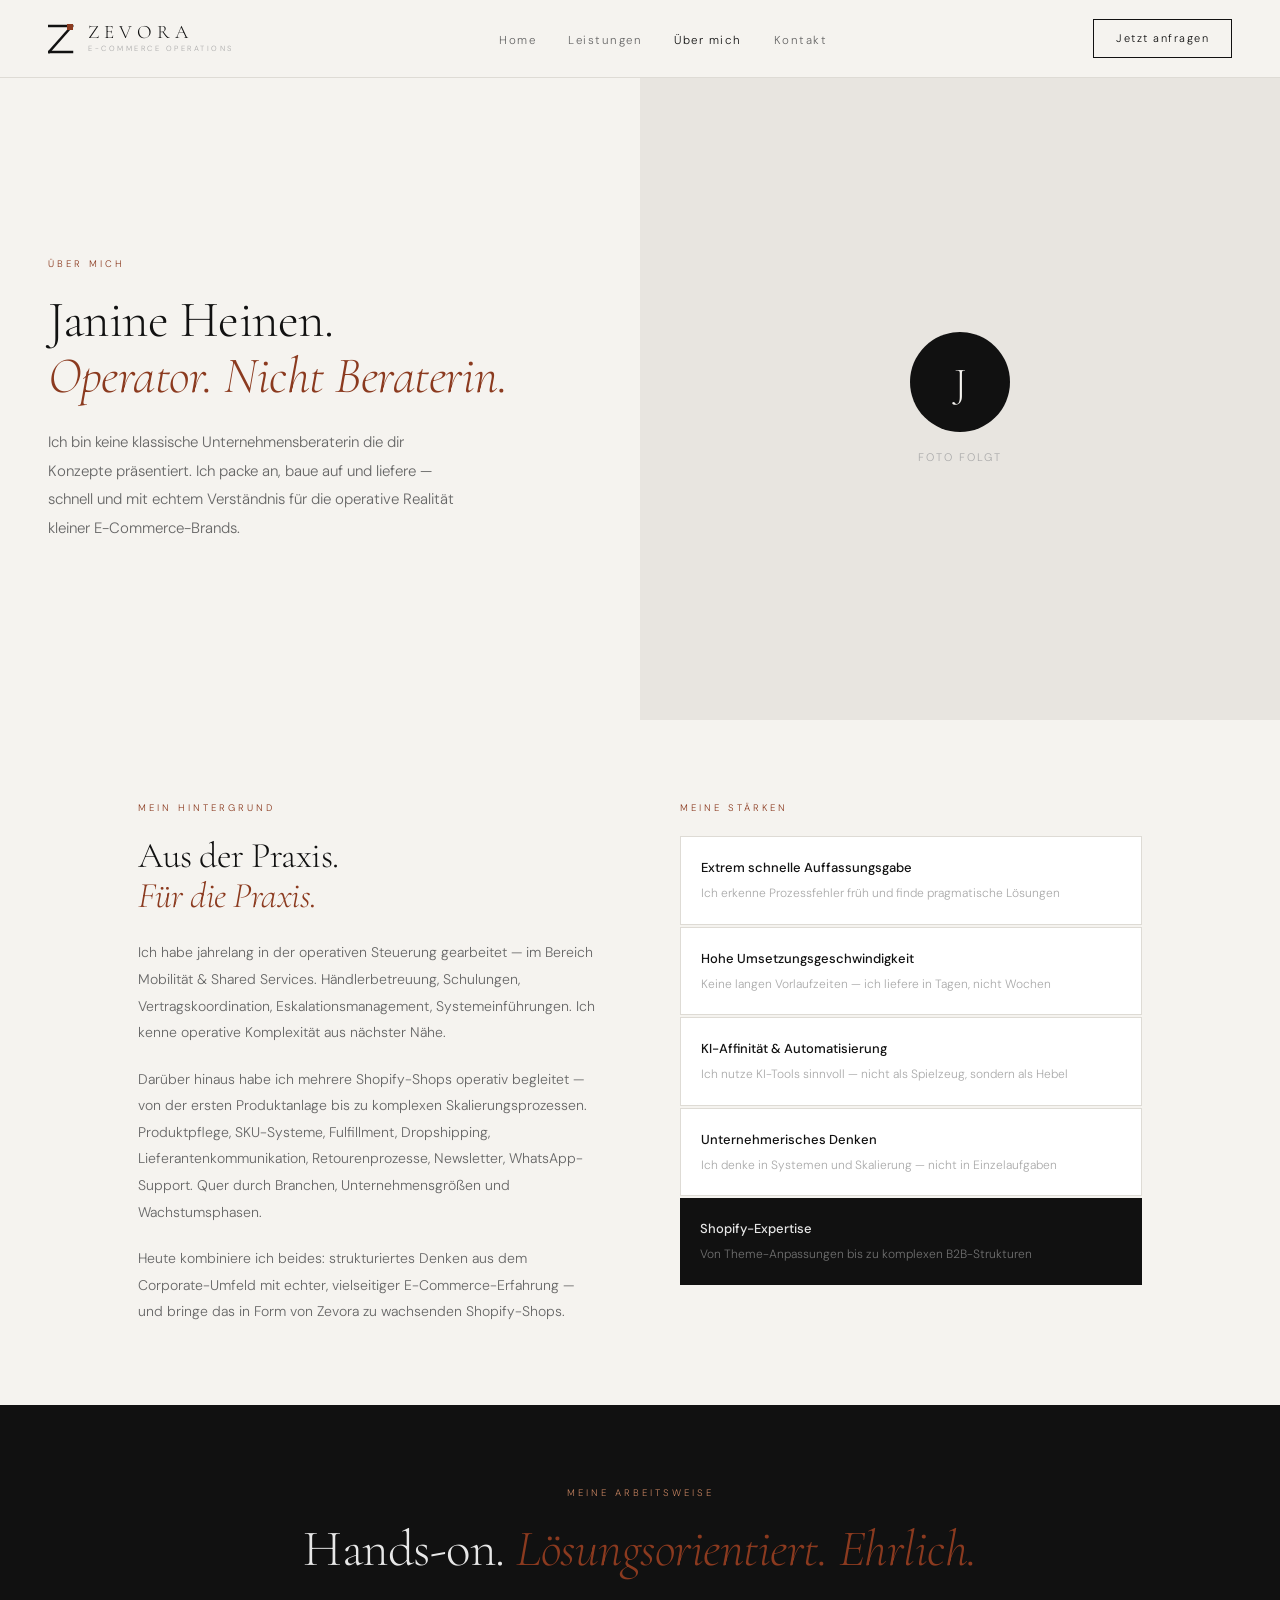
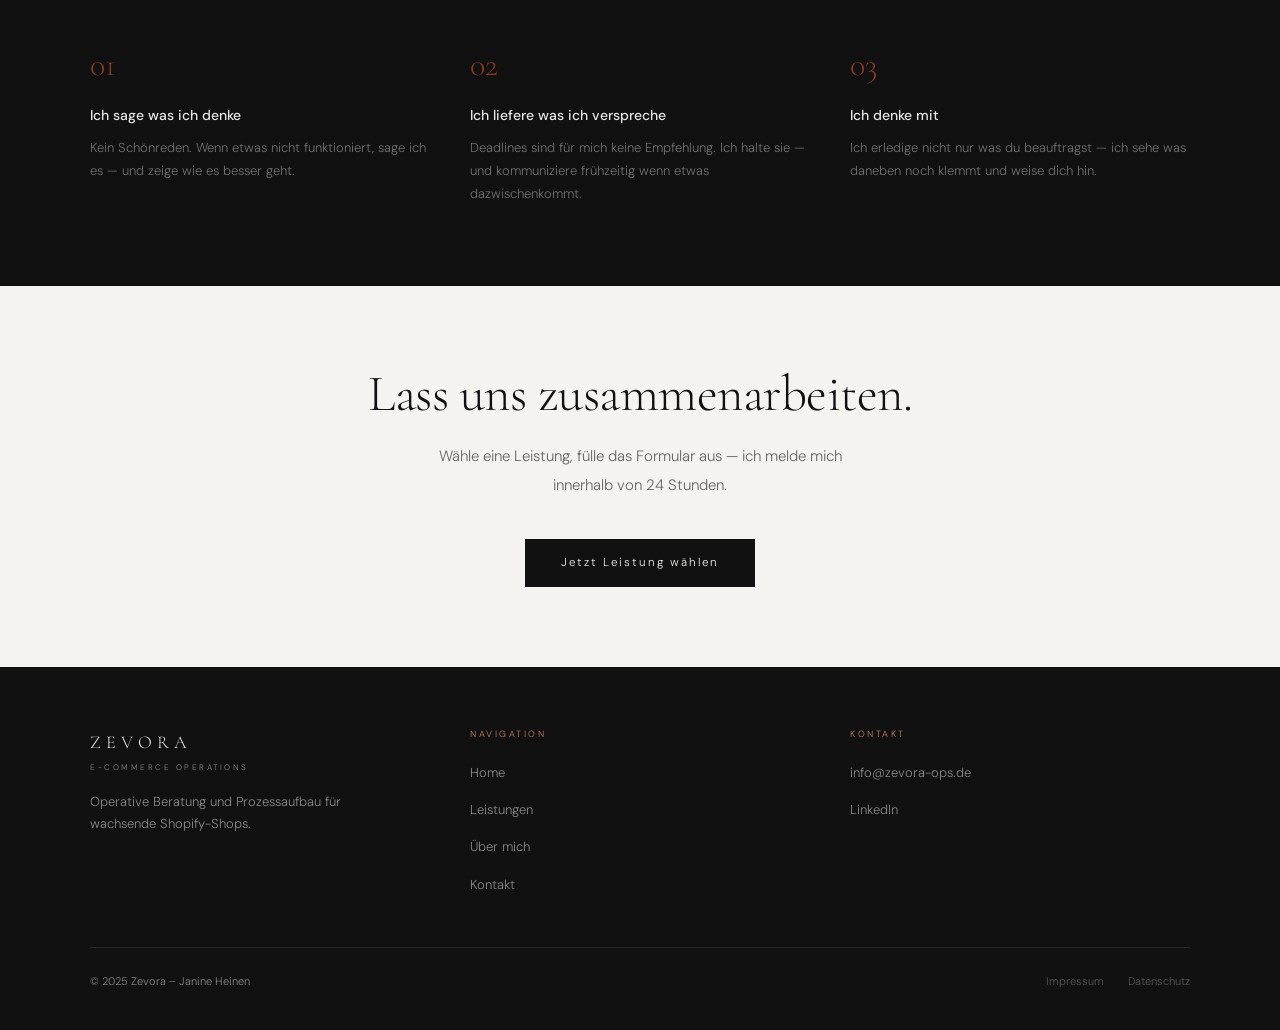
<file: ueber-mich.html>
<!DOCTYPE html>
<html lang="de">
<head>
<meta charset="UTF-8">
<meta name="viewport" content="width=device-width, initial-scale=1.0">
<title>Über mich – Zevora E-Commerce Operations</title>
<link rel="stylesheet" href="style.css">
</head>
<body>

<nav>
  <a href="index.html" class="nav-logo">
    <svg viewBox="0 0 26 30" xmlns="http://www.w3.org/2000/svg">
      <line x1="1" y1="2" x2="24" y2="2" stroke="#111" stroke-width="2.5" stroke-linecap="square"/>
      <line x1="24" y1="2" x2="1" y2="28" stroke="#111" stroke-width="2.5" stroke-linecap="square"/>
      <line x1="1" y1="28" x2="24" y2="28" stroke="#111" stroke-width="2.5" stroke-linecap="square"/>
      <rect x="19" y="0" width="6" height="6" fill="#8B3A1F"/>
    </svg>
    <div>
      <div class="nav-brand-name">ZEVORA</div>
      <div class="nav-brand-tag">E-COMMERCE OPERATIONS</div>
    </div>
  </a>
  <button class="nav-toggle" type="button" aria-label="Menü öffnen" aria-expanded="false"><span></span></button>
  <ul class="nav-links">
    <li><a href="index.html">Home</a></li>
    <li><a href="leistungen.html">Leistungen</a></li>
    
    <li><a href="ueber-mich.html" class="active">Über mich</a></li>
    <li><a href="kontakt.html">Kontakt</a></li>
  </ul>
  <a href="leistungen.html" class="nav-cta">Jetzt anfragen</a>
</nav>

<!-- HERO -->
<section class="page-wrap" style="display:grid;grid-template-columns:1fr 1fr;min-height:80vh;">
  <div style="display:flex;flex-direction:column;justify-content:center;padding:80px 64px 80px 48px;">
    <span class="section-eyebrow fade-up">ÜBER MICH</span>
    <h1 class="section-title fade-up-2" style="margin-bottom:24px;">
      Janine Heinen.<br><em>Operator. Nicht Beraterin.</em>
    </h1>
    <p class="fade-up-3" style="font-size:15px;color:var(--mid);line-height:1.9;max-width:420px;">
      Ich bin keine klassische Unternehmensberaterin die dir Konzepte präsentiert. Ich packe an, baue auf und liefere — schnell und mit echtem Verständnis für die operative Realität kleiner E-Commerce-Brands.
    </p>
  </div>
  <div style="background:var(--rule);display:flex;align-items:center;justify-content:center;position:relative;overflow:hidden;">
    <!-- Platzhalter Foto -->
    <div style="width:100%;height:100%;display:flex;flex-direction:column;align-items:center;justify-content:center;gap:16px;background:#e8e5e0;">
      <div style="width:100px;height:100px;border-radius:50%;background:var(--black);display:flex;align-items:center;justify-content:center;">
        <span style="font-family:'Cormorant Garamond',serif;font-size:40px;color:var(--bg);">J</span>
      </div>
      <p style="font-size:11px;letter-spacing:2px;color:var(--light);">FOTO FOLGT</p>
    </div>
  </div>
</section>

<!-- ÜBER -->
<section style="padding:80px 48px;max-width:1100px;margin:0 auto;">
  <div style="display:grid;grid-template-columns:1fr 1fr;gap:80px;align-items:start;">
    <div>
      <span class="section-eyebrow">MEIN HINTERGRUND</span>
      <h2 class="section-title" style="font-size:36px;margin-bottom:24px;">Aus der Praxis.<br><em>Für die Praxis.</em></h2>
      <p style="font-size:14px;color:var(--mid);line-height:1.9;margin-bottom:20px;">
        Ich habe jahrelang in der operativen Steuerung gearbeitet — im Bereich Mobilität & Shared Services. Händlerbetreuung, Schulungen, Vertragskoordination, Eskalationsmanagement, Systemeinführungen. Ich kenne operative Komplexität aus nächster Nähe.
      </p>
      <p style="font-size:14px;color:var(--mid);line-height:1.9;margin-bottom:20px;">
        Darüber hinaus habe ich mehrere Shopify-Shops operativ begleitet — von der ersten Produktanlage bis zu komplexen Skalierungsprozessen. Produktpflege, SKU-Systeme, Fulfillment, Dropshipping, Lieferantenkommunikation, Retourenprozesse, Newsletter, WhatsApp-Support. Quer durch Branchen, Unternehmensgrößen und Wachstumsphasen.
      </p>
      <p style="font-size:14px;color:var(--mid);line-height:1.9;">
        Heute kombiniere ich beides: strukturiertes Denken aus dem Corporate-Umfeld mit echter, vielseitiger E-Commerce-Erfahrung — und bringe das in Form von Zevora zu wachsenden Shopify-Shops.
      </p>
    </div>
    <div>
      <span class="section-eyebrow">MEINE STÄRKEN</span>
      <div style="display:grid;gap:2px;">
        <div style="padding:20px;background:var(--white);border:0.5px solid var(--rule);">
          <p style="font-size:13px;font-weight:500;margin-bottom:4px;">Extrem schnelle Auffassungsgabe</p>
          <p style="font-size:12px;color:var(--light);">Ich erkenne Prozessfehler früh und finde pragmatische Lösungen</p>
        </div>
        <div style="padding:20px;background:var(--white);border:0.5px solid var(--rule);">
          <p style="font-size:13px;font-weight:500;margin-bottom:4px;">Hohe Umsetzungsgeschwindigkeit</p>
          <p style="font-size:12px;color:var(--light);">Keine langen Vorlaufzeiten — ich liefere in Tagen, nicht Wochen</p>
        </div>
        <div style="padding:20px;background:var(--white);border:0.5px solid var(--rule);">
          <p style="font-size:13px;font-weight:500;margin-bottom:4px;">KI-Affinität & Automatisierung</p>
          <p style="font-size:12px;color:var(--light);">Ich nutze KI-Tools sinnvoll — nicht als Spielzeug, sondern als Hebel</p>
        </div>
        <div style="padding:20px;background:var(--white);border:0.5px solid var(--rule);">
          <p style="font-size:13px;font-weight:500;margin-bottom:4px;">Unternehmerisches Denken</p>
          <p style="font-size:12px;color:var(--light);">Ich denke in Systemen und Skalierung — nicht in Einzelaufgaben</p>
        </div>
        <div style="padding:20px;background:var(--black);">
          <p style="font-size:13px;font-weight:500;margin-bottom:4px;color:rgba(255,255,255,0.9);">Shopify-Expertise</p>
          <p style="font-size:12px;color:rgba(255,255,255,0.4);">Von Theme-Anpassungen bis zu komplexen B2B-Strukturen</p>
        </div>
      </div>
    </div>
  </div>
</section>

<!-- WERTE -->
<section style="background:var(--black);padding:80px 48px;">
  <div style="max-width:1100px;margin:0 auto;text-align:center;">
    <span class="section-eyebrow" style="color:var(--gold-lt);">MEINE ARBEITSWEISE</span>
    <h2 class="section-title" style="color:rgba(255,255,255,0.9);margin-bottom:60px;">Hands-on. <em>Lösungsorientiert. Ehrlich.</em></h2>
    <div style="display:grid;grid-template-columns:repeat(3,1fr);gap:40px;text-align:left;">
      <div>
        <p style="font-family:'Cormorant Garamond',serif;font-size:32px;color:var(--gold);margin-bottom:12px;">01</p>
        <p style="font-size:14px;color:rgba(255,255,255,0.9);font-weight:500;margin-bottom:8px;">Ich sage was ich denke</p>
        <p style="font-size:13px;color:rgba(255,255,255,0.4);line-height:1.8;">Kein Schönreden. Wenn etwas nicht funktioniert, sage ich es — und zeige wie es besser geht.</p>
      </div>
      <div>
        <p style="font-family:'Cormorant Garamond',serif;font-size:32px;color:var(--gold);margin-bottom:12px;">02</p>
        <p style="font-size:14px;color:rgba(255,255,255,0.9);font-weight:500;margin-bottom:8px;">Ich liefere was ich verspreche</p>
        <p style="font-size:13px;color:rgba(255,255,255,0.4);line-height:1.8;">Deadlines sind für mich keine Empfehlung. Ich halte sie — und kommuniziere frühzeitig wenn etwas dazwischenkommt.</p>
      </div>
      <div>
        <p style="font-family:'Cormorant Garamond',serif;font-size:32px;color:var(--gold);margin-bottom:12px;">03</p>
        <p style="font-size:14px;color:rgba(255,255,255,0.9);font-weight:500;margin-bottom:8px;">Ich denke mit</p>
        <p style="font-size:13px;color:rgba(255,255,255,0.4);line-height:1.8;">Ich erledige nicht nur was du beauftragst — ich sehe was daneben noch klemmt und weise dich hin.</p>
      </div>
    </div>
  </div>
</section>

<!-- CTA -->
<section style="padding:80px 48px;text-align:center;">
  <h2 class="section-title" style="margin-bottom:20px;">Lass uns zusammenarbeiten.</h2>
  <p style="font-size:15px;color:var(--mid);margin-bottom:40px;max-width:440px;margin-left:auto;margin-right:auto;line-height:1.9;">Wähle eine Leistung, fülle das Formular aus — ich melde mich innerhalb von 24 Stunden.</p>
  <a href="leistungen.html" class="btn-primary">Jetzt Leistung wählen</a>
</section>

<footer>
  <div class="footer-inner">
    <div>
      <div class="footer-brand-name">ZEVORA</div>
      <div class="footer-brand-tag">E-COMMERCE OPERATIONS</div>
      <p class="footer-desc">Operative Beratung und Prozessaufbau für wachsende Shopify-Shops.</p>
    </div>
    <div>
      <p class="footer-col-title">NAVIGATION</p>
      <ul class="footer-links">
        <li><a href="index.html">Home</a></li>
        <li><a href="leistungen.html">Leistungen</a></li>
        
        <li><a href="ueber-mich.html">Über mich</a></li>
        <li><a href="kontakt.html">Kontakt</a></li>
      </ul>
    </div>
    <div>
      <p class="footer-col-title">KONTAKT</p>
      <ul class="footer-links">
        <li><a href="mailto:info@zevora-ops.de">info@zevora-ops.de</a></li>
        <li><a href="https://www.linkedin.com" target="_blank">LinkedIn</a></li>
      </ul>
    </div>
  </div>
  <div class="footer-bottom">
    <span>© 2025 Zevora – Janine Heinen</span>
    <div style="display:flex;gap:24px;">
      <a href="impressum.html">Impressum</a>
      <a href="datenschutz.html">Datenschutz</a>
    </div>
  </div>
</footer>
<script src="script.js"></script>
</body>
</html>
</file>
<file: style.css>
@import url('https://fonts.googleapis.com/css2?family=Cormorant+Garamond:ital,wght@0,300;0,400;0,500;1,300;1,400&family=DM+Sans:wght@300;400;500&display=swap');

:root {
  --bg: #f5f3ef;
  --black: #111111;
  --gold: #8B3A1F;
  --gold-lt: #c4825f;
  --mid: #666666;
  --light: #aaaaaa;
  --rule: #dedbd5;
  --white: #ffffff;
  --card: #ffffff;
  --nav-height: 78px;
}

*, *::before, *::after { box-sizing: border-box; margin: 0; padding: 0; }
html { scroll-behavior: smooth; font-size: 16px; -webkit-text-size-adjust: 100%; }
body {
  background: var(--bg);
  color: var(--black);
  font-family: 'DM Sans', sans-serif;
  font-weight: 300;
  line-height: 1.7;
  overflow-x: hidden;
  text-rendering: optimizeLegibility;
}
img, svg { max-width: 100%; height: auto; display: block; }
a, button, input, select, textarea { font: inherit; }
a { color: inherit; }

/* NAVIGATION */
nav {
  position: fixed;
  inset: 0 0 auto 0;
  z-index: 1000;
  min-height: var(--nav-height);
  display: flex;
  align-items: center;
  justify-content: space-between;
  gap: 24px;
  padding: 18px 48px;
  background: rgba(245,243,239,0.95);
  backdrop-filter: blur(10px);
  -webkit-backdrop-filter: blur(10px);
  border-bottom: 0.5px solid var(--rule);
}
.nav-logo { display: flex; align-items: center; gap: 14px; text-decoration: none; flex-shrink: 0; }
.nav-logo svg { width: 26px; height: 30px; flex: 0 0 26px; }
.nav-brand-name { font-family: 'Cormorant Garamond', serif; font-size: 19px; letter-spacing: 5px; color: var(--black); line-height: 1; }
.nav-brand-tag { font-size: 7.5px; letter-spacing: 2.5px; color: var(--light); margin-top: 2px; white-space: nowrap; }
.nav-links { display: flex; gap: 32px; list-style: none; align-items: center; }
.nav-links a { text-decoration: none; font-size: 11.5px; letter-spacing: 1.5px; color: var(--mid); transition: color .2s; white-space: nowrap; }
.nav-links a:hover, .nav-links a.active { color: var(--black); }
.nav-cta { font-size: 11px; letter-spacing: 1.5px; padding: 9px 22px; border: 1px solid var(--black); background: transparent; color: var(--black); text-decoration: none; transition: all .2s; white-space: nowrap; }
.nav-cta:hover { background: var(--black); color: var(--bg); }
.nav-toggle { display: none; width: 42px; height: 42px; border: 1px solid var(--rule); background: transparent; color: var(--black); align-items: center; justify-content: center; cursor: pointer; }
.nav-toggle span, .nav-toggle span::before, .nav-toggle span::after { display:block; width:18px; height:1px; background:var(--black); content:""; transition: transform .2s, opacity .2s; }
.nav-toggle span::before { transform: translateY(-6px); }
.nav-toggle span::after { transform: translateY(5px); }
nav.nav-open .nav-toggle span { background: transparent; }
nav.nav-open .nav-toggle span::before { transform: translateY(0) rotate(45deg); }
nav.nav-open .nav-toggle span::after { transform: translateY(-1px) rotate(-45deg); }

/* FOOTER */
footer { background: var(--black); color: rgba(255,255,255,0.5); padding: 60px 48px 40px; }
.footer-inner { display: grid; grid-template-columns: 1fr 1fr 1fr; gap: 40px; max-width: 1100px; margin: 0 auto; padding-bottom: 40px; border-bottom: 0.5px solid rgba(255,255,255,0.1); }
.footer-brand-name { font-family: 'Cormorant Garamond', serif; font-size: 18px; letter-spacing: 5px; color: rgba(255,255,255,0.9); }
.footer-brand-tag { font-size: 8px; letter-spacing: 2.5px; margin-top: 4px; }
.footer-desc { font-size: 13px; margin-top: 16px; line-height: 1.7; max-width: 260px; }
.footer-col-title { font-size: 9px; letter-spacing: 2.5px; color: var(--gold-lt); margin-bottom: 16px; }
.footer-links { list-style: none; }
.footer-links li { margin-bottom: 10px; }
.footer-links a { text-decoration: none; font-size: 13px; color: rgba(255,255,255,0.5); transition: color .2s; }
.footer-links a:hover { color: rgba(255,255,255,0.9); }
.footer-bottom { display: flex; justify-content: space-between; align-items: center; gap: 24px; padding-top: 24px; font-size: 11px; max-width: 1100px; margin: 0 auto; }
.footer-bottom a { color: rgba(255,255,255,0.3); text-decoration: none; }
.footer-bottom a:hover { color: rgba(255,255,255,0.7); }

/* BUTTONS */
.btn-primary, .btn-gold { display: inline-block; padding: 14px 36px; font-size: 11.5px; letter-spacing: 2px; text-decoration: none; transition: background .2s, color .2s, border-color .2s; font-family: 'DM Sans', sans-serif; border: none; cursor: pointer; }
.btn-primary { background: var(--black); color: var(--bg); }
.btn-primary:hover { background: var(--gold); }
.btn-gold { background: var(--gold); color: var(--white); }
.btn-gold:hover { background: #6d2d16; }
.btn-ghost { display: inline-block; font-size: 11.5px; letter-spacing: 2px; color: var(--mid); text-decoration: none; border-bottom: 1px solid var(--rule); padding-bottom: 2px; transition: color .2s, border-color .2s; }
.btn-ghost:hover { color: var(--black); border-color: var(--black); }

/* UTILITIES */
.section-eyebrow { font-size: 9.5px; letter-spacing: 3px; color: var(--gold); margin-bottom: 20px; display: block; }
.section-title { font-family: 'Cormorant Garamond', serif; font-size: clamp(36px, 4vw, 54px); font-weight: 300; line-height: 1.1; letter-spacing: -0.5px; }
.section-title em { font-style: italic; color: var(--gold); }
.page-wrap { padding-top: var(--nav-height); }
.content-wrap { max-width: 1100px; margin: 0 auto; padding-left: 48px; padding-right: 48px; }
.text-muted { color: var(--mid); }

/* INDEX */
.hero-section { min-height: 100vh; display: grid; grid-template-columns: 1fr 1fr; }
.hero-left { display: flex; flex-direction: column; justify-content: center; padding: 80px 64px 80px 48px; }
.hero-title { font-size: clamp(48px, 5.5vw, 76px); margin-bottom: 28px; }
.hero-text { font-size: 15px; color: var(--mid); max-width: 420px; margin-bottom: 48px; line-height: 1.9; }
.hero-buttons { display: flex; gap: 20px; align-items: center; flex-wrap: wrap; }
.hero-right { background: var(--black); display: flex; flex-direction: column; align-items: center; justify-content: center; padding: 80px 48px; position: relative; overflow: hidden; }
.hero-z { position: absolute; font-family: 'Cormorant Garamond', serif; font-size: 320px; color: rgba(255,255,255,0.03); line-height: 1; user-select: none; }
.hero-card { position: relative; z-index: 1; width: 100%; max-width: 380px; }
.preview-section { padding: 100px 48px; max-width: 1100px; margin: 0 auto; }
.preview-grid { display: grid; grid-template-columns: 1fr 2fr; gap: 60px; align-items: start; }
.service-grid { display: grid; grid-template-columns: 1fr 1fr; gap: 16px; }
.stats-section { background: var(--black); padding: 100px 48px; }
.stats-inner { max-width: 1100px; margin: 0 auto; }
.stats-grid { display: grid; grid-template-columns: repeat(3, 1fr); gap: 1px; background: rgba(255,255,255,0.08); }
.cta-section { padding: 100px 48px; text-align: center; }

/* SERVICE PAGE */
.service-card { display: grid; grid-template-columns: 1fr 1fr; gap: 48px; background: var(--white); border: 0.5px solid var(--rule); padding: 42px; margin-bottom: 20px; }
.service-num { font-size: 10px; letter-spacing: 2px; color: var(--gold); margin-bottom: 18px; }
.service-title { font-family:'Cormorant Garamond',serif; font-size: 36px; font-weight: 300; line-height: 1.1; margin-bottom: 16px; }
.service-price { font-size: 13px; letter-spacing: 1.5px; color: var(--gold); margin-bottom: 20px; }
.service-desc { font-size: 14px; color: var(--mid); line-height: 1.9; margin-bottom: 22px; }
.service-tag { display: inline-block; font-size: 9px; letter-spacing: 1.8px; color: var(--mid); border: 0.5px solid var(--rule); padding: 6px 10px; margin: 0 6px 6px 0; }
.service-del { list-style: none; }
.service-del li { font-size: 13px; color: var(--mid); padding: 10px 0; border-bottom: 0.5px solid var(--rule); }

/* FORMS */
input, select, textarea { border-radius: 0; }
input:focus, select:focus, textarea:focus { border-color: var(--gold) !important; }

/* ANIMATIONS */
@keyframes fadeUp { from { opacity: 0; transform: translateY(24px); } to { opacity: 1; transform: translateY(0); } }
.fade-up { animation: fadeUp .7s ease both; }
.fade-up-2 { animation: fadeUp .7s ease .15s both; }
.fade-up-3 { animation: fadeUp .7s ease .3s both; }
.fade-up-4 { animation: fadeUp .7s ease .45s both; }
@media (prefers-reduced-motion: reduce) { * { animation-duration: .001ms !important; animation-iteration-count: 1 !important; scroll-behavior: auto !important; transition-duration: .001ms !important; } }

/* TABLET */
@media (max-width: 1024px) {
  :root { --nav-height: 74px; }
  nav { padding: 16px 28px; gap: 20px; }
  .nav-links { gap: 20px; }
  .hero-section { grid-template-columns: 1fr; min-height: auto; }
  .hero-left, .hero-right { padding: 72px 32px; }
  .preview-grid { grid-template-columns: 1fr; gap: 40px; }
  .stats-grid { grid-template-columns: 1fr; }
  .service-card { grid-template-columns: 1fr; gap: 30px; }
  footer { padding: 56px 32px 36px; }
}

/* MOBILE */
@media (max-width: 768px) {
  :root { --nav-height: 72px; }
  html { font-size: 15px; }
  nav { min-height: var(--nav-height); padding: 14px 20px; gap: 12px; flex-wrap: nowrap; align-items: center; }
  .nav-logo { min-width: 0; }
  .nav-logo svg { width: 24px; height: 28px; flex-basis: 24px; }
  .nav-brand-name { font-size: 17px; letter-spacing: 4px; }
  .nav-brand-tag { font-size: 7px; letter-spacing: 2px; }
  .nav-toggle { display: flex; flex-shrink: 0; }
  .nav-links, .nav-cta { display: none; }
  nav.nav-open { background: rgba(245,243,239,0.98); }
  nav.nav-open .nav-links { position: absolute; top: 100%; left: 0; right: 0; display: grid; gap: 0; padding: 10px 20px 12px; background: rgba(245,243,239,0.98); border-bottom: 0.5px solid var(--rule); box-shadow: 0 16px 30px rgba(0,0,0,0.04); }
  nav.nav-open .nav-links li { list-style: none; border-bottom: 0.5px solid var(--rule); }
  nav.nav-open .nav-links li:last-child { border-bottom: 0; }
  nav.nav-open .nav-links a { display: block; padding: 14px 0; font-size: 11px; }
  nav.nav-open .nav-cta { position: absolute; top: calc(100% + 211px); left: 20px; right: 20px; display: block; text-align: center; background: var(--black); color: var(--bg); z-index: 2; }

  .page-wrap { padding-top: var(--nav-height); }
  .section-title { font-size: clamp(34px, 10vw, 48px) !important; line-height: 1.05; }
  .section-eyebrow { font-size: 9px; letter-spacing: 2.5px; }
  .hero-left { padding: 58px 22px 54px !important; }
  .hero-right { padding: 58px 22px !important; min-height: 470px; }
  .hero-title { font-size: clamp(42px, 13vw, 58px) !important; line-height: .96; }
  .hero-text { font-size: 14px; margin-bottom: 34px; }
  .hero-buttons { flex-direction: column; align-items: stretch; gap: 14px; }
  .hero-z { font-size: 220px; }
  .preview-section, .stats-section, .cta-section { padding: 72px 22px !important; }
  .service-grid, .preview-grid, .stats-grid { grid-template-columns: 1fr !important; }
  .btn-primary, .btn-gold { width: 100%; text-align: center; padding: 15px 24px; }
  .btn-ghost { width: 100%; text-align: center; border: 1px solid var(--rule); padding: 13px 24px; }
  .service-card { padding: 28px 22px !important; margin-bottom: 16px; }
  .service-title { font-size: 32px; }

  /* überschreibt alte Inline-Grids/Paddings mobil, ohne das Desktop-Design zu verändern */
  section[style*="padding:80px"], section[style*="padding:100px"], section[style*="padding:0 48px"], section[style*="padding:80px 48px"], section[style*="padding:60px 48px"] { padding-left: 22px !important; padding-right: 22px !important; }
  section[style*="grid-template-columns"], div[style*="grid-template-columns"] { grid-template-columns: 1fr !important; }
  div[style*="gap:80px"] { gap: 36px !important; }
  div[style*="gap:60px"] { gap: 32px !important; }
  h1[style], h2[style] { max-width: 100%; }
  p[style*="max-width"] { max-width: 100% !important; }
  footer { padding: 52px 22px 32px; }
  .footer-inner { grid-template-columns: 1fr; gap: 36px; }
  .footer-bottom { flex-direction: column; align-items: flex-start; gap: 16px; text-align: left; }
  .footer-bottom div { flex-wrap: wrap; }
}

/* SMALL PHONES */
@media (max-width: 420px) {
  nav { padding: 14px 18px; }
  .nav-brand-name { letter-spacing: 3.4px; }
  .nav-brand-tag { max-width: 190px; overflow: hidden; text-overflow: ellipsis; }
  .hero-left, .hero-right, .preview-section, .stats-section, .cta-section { padding-left: 18px !important; padding-right: 18px !important; }
  section[style] { padding-left: 18px !important; padding-right: 18px !important; }
  .hero-title { font-size: 42px !important; }
  .hero-z { font-size: 180px; }
  .service-card { padding-left: 18px !important; padding-right: 18px !important; }
  footer { padding-left: 18px; padding-right: 18px; }
}
</file>
